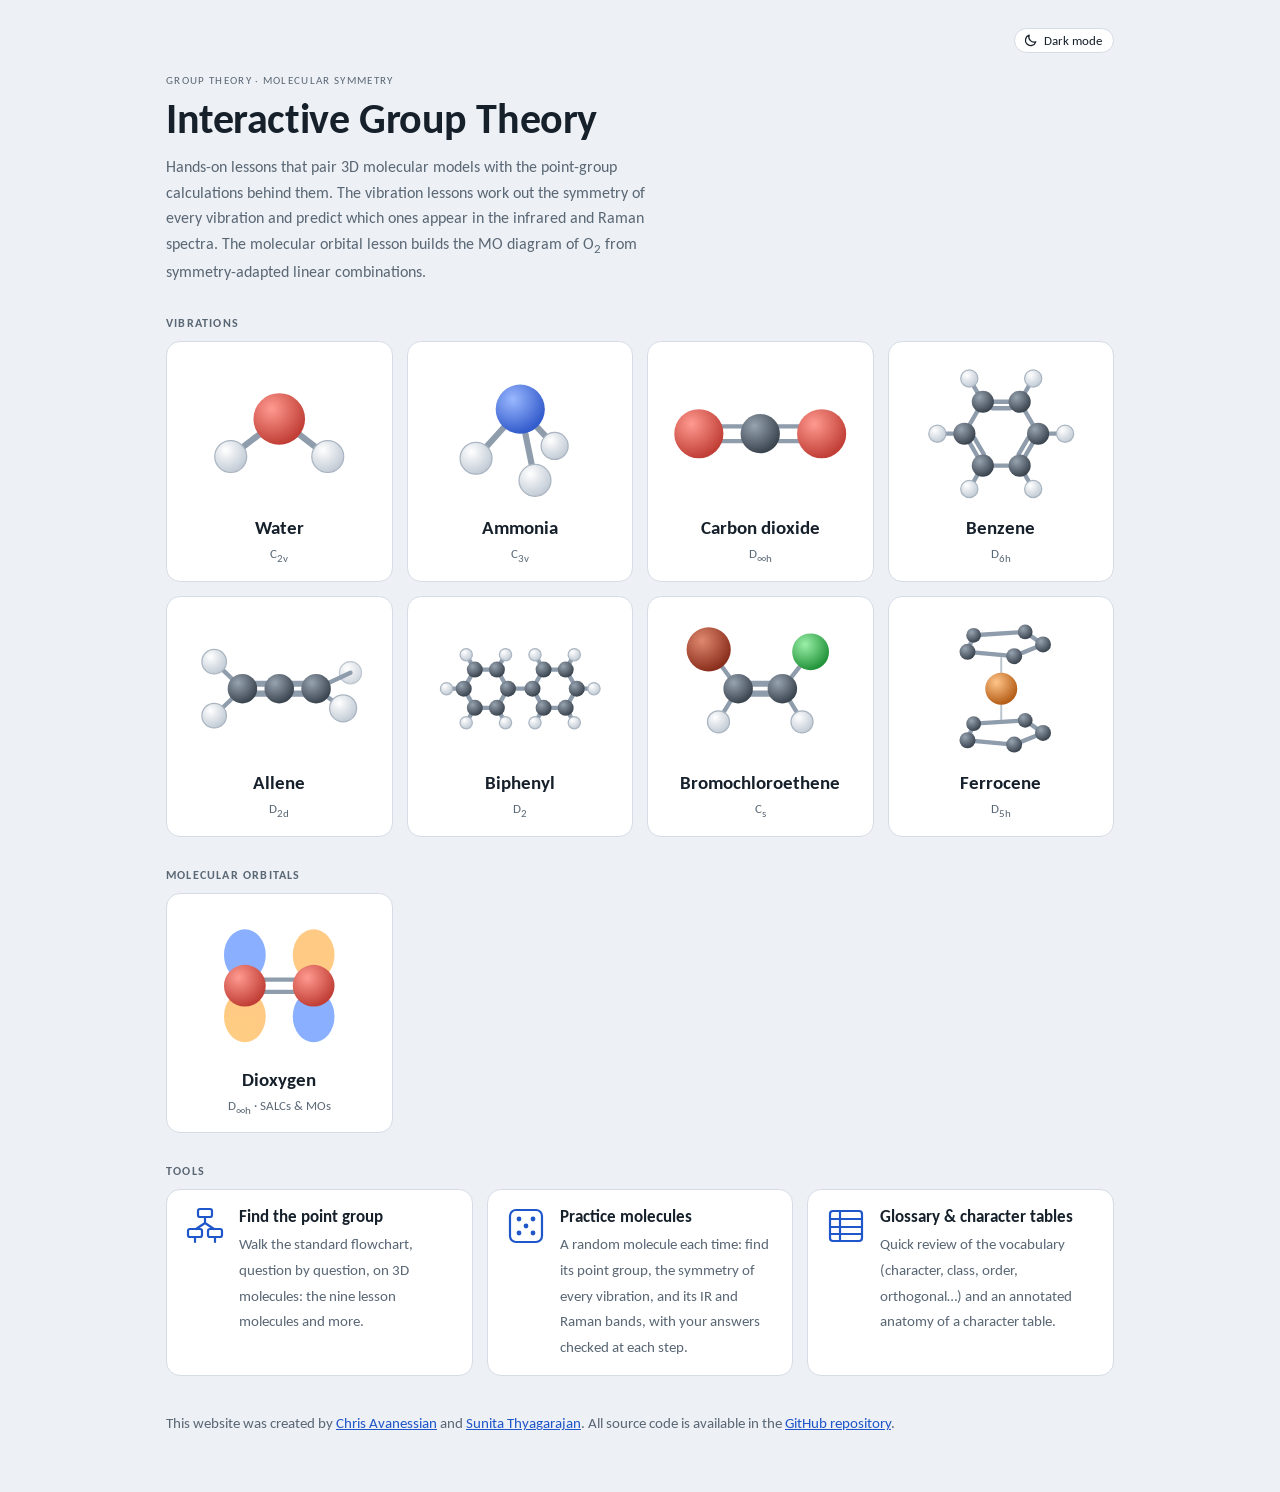
<file: index.html>
<!doctype html>
<html lang="en">
<head>
<meta charset="utf-8">
<!-- Google Tag Manager -->
<script>(function(w,d,s,l,i){w[l]=w[l]||[];w[l].push({'gtm.start':
new Date().getTime(),event:'gtm.js'});var f=d.getElementsByTagName(s)[0],
j=d.createElement(s),dl=l!='dataLayer'?'&l='+l:'';j.async=true;j.src=
'https://www.googletagmanager.com/gtm.js?id='+i+dl;f.parentNode.insertBefore(j,f);
})(window,document,'script','dataLayer','GTM-PCVGWNDL');</script>
<!-- End Google Tag Manager -->
<meta name="viewport" content="width=device-width, initial-scale=1">
<script>try{var t=localStorage.getItem('igt-theme');if(t==='light'||t==='dark')document.documentElement.setAttribute('data-theme',t)}catch(e){}</script>
<title>Interactive Group Theory</title>
<meta name="description" content="Interactive lessons on molecular symmetry and group theory: point groups, character tables, normal modes, and IR and Raman selection rules.">
<meta name="color-scheme" content="light dark">
<style>
:root{
  --bg:#edf0f4; --surface:#ffffff; --ink:#16202b; --muted:#5a6775; --line:#d5dce5; --accent:#1f56c9;
  --bond:#8e9cac; --h-edge:#aab5c1;
  --display:Calibri, Carlito, "Segoe UI", system-ui, -apple-system, "Helvetica Neue", Arial, sans-serif;
  --body:Calibri, Carlito, "Segoe UI", system-ui, -apple-system, "Helvetica Neue", Arial, sans-serif;
  --mono:Calibri, Carlito, "Segoe UI", system-ui, -apple-system, "Helvetica Neue", Arial, sans-serif;
}
@media (prefers-color-scheme: dark){
  :root:not([data-theme="light"]){
    --bg:#0e1319; --surface:#151c24; --ink:#e2e8ef; --muted:#93a1b0; --line:#28333f; --accent:#7aa2ff;
    --bond:#6f7e8e; --h-edge:#151c24;
  }
}
:root[data-theme="dark"]{
  --bg:#0e1319; --surface:#151c24; --ink:#e2e8ef; --muted:#93a1b0; --line:#28333f; --accent:#7aa2ff;
  --bond:#6f7e8e; --h-edge:#151c24;
}
*{box-sizing:border-box}
body{margin:0;background:var(--bg);color:var(--ink);font:16px/1.6 var(--body);-webkit-font-smoothing:antialiased}
main{max-width:980px;margin:0 auto;padding:28px 16px 56px}
.topbar{display:flex;justify-content:flex-end;margin-bottom:22px}
.kicker{font:500 11px/1 var(--mono);letter-spacing:.12em;text-transform:uppercase;color:var(--muted)}
h1{font:600 clamp(30px,5vw,42px)/1.1 var(--display);margin:10px 0 12px;letter-spacing:-.01em}
.lede{color:var(--muted);margin:0 0 8px;max-width:64ch}
.sec{font:600 12px/1 var(--mono);letter-spacing:.1em;text-transform:uppercase;color:var(--muted);margin:32px 0 12px}
.lessons{list-style:none;margin:0;padding:0;display:grid;grid-template-columns:repeat(auto-fill,minmax(205px,1fr));gap:14px}
.lessons a{display:flex;flex-direction:column;align-items:center;gap:6px;height:100%;padding:18px 14px 16px;border:1px solid var(--line);border-radius:14px;background:var(--surface);color:inherit;text-decoration:none;transition:border-color .15s,transform .15s}
.lessons a:hover,.lessons a:focus-visible,.tools a:hover,.tools a:focus-visible{border-color:var(--accent);transform:translateY(-2px)}
.lessons a:focus-visible,.tools a:focus-visible{outline:2px solid var(--accent);outline-offset:2px}
.lessons svg{display:block;width:100%;max-width:200px;height:auto;margin-bottom:4px}
.lessons h2{font:600 19px/1.2 var(--display);margin:0;text-align:center}
.pg{font:500 13px var(--mono);color:var(--muted)}
.tools{display:grid;grid-template-columns:repeat(auto-fit,minmax(260px,1fr));gap:14px}
.tools a{display:flex;gap:14px;align-items:flex-start;padding:16px 18px;border:1px solid var(--line);border-radius:14px;background:var(--surface);color:inherit;text-decoration:none;transition:border-color .15s,transform .15s}
.tools svg{flex:none;width:40px;height:40px;color:var(--accent)}
.tools b{display:block;font:600 17px/1.3 var(--display);margin-bottom:3px}
.tools span{color:var(--muted);font-size:14.5px;line-height:1.45}
.credits{color:var(--muted);font-size:14.5px;margin:36px 0 0}
.credits a{color:var(--accent)}
@media (max-width:560px){
  main{padding-top:14px}
  .lessons{grid-template-columns:repeat(2,minmax(0,1fr));gap:10px}
  .lessons a{padding:12px 8px}
  .lessons h2{font-size:15.5px}
  .pg{font-size:12px}
}
@media (prefers-reduced-motion: reduce){ .lessons a,.tools a{transition:none} .lessons a:hover,.lessons a:focus-visible,.tools a:hover,.tools a:focus-visible{transform:none} }
/* molecule drawings */
.bd{stroke:var(--bond);stroke-width:5;stroke-linecap:round}
.bd.thin{stroke-width:3.5}
.bd.hair{stroke-width:1.6;opacity:.6}
.h{stroke:var(--h-edge);stroke-width:1}
</style>
<link rel="stylesheet" href="assets/site.css">
<link rel="preconnect" href="https://fonts.googleapis.com">
<link rel="preconnect" href="https://fonts.gstatic.com" crossorigin>
<link rel="stylesheet" href="https://fonts.googleapis.com/css2?family=Carlito:ital,wght,400;0,700;1,400;1,700&display=swap">
</head>
<body>
<!-- Google Tag Manager (noscript) -->
<noscript><iframe src="https://www.googletagmanager.com/ns.html?id=GTM-PCVGWNDL"
height="0" width="0" style="display:none;visibility:hidden"></iframe></noscript>
<!-- End Google Tag Manager (noscript) -->
<!-- shared shading for the atom spheres -->
<svg width="0" height="0" style="position:absolute" aria-hidden="true" focusable="false">
  <defs>
    <radialGradient id="gO" cx="35%" cy="30%" r="70%"><stop offset="0" stop-color="#ff9a90"/><stop offset="1" stop-color="#c13f36"/></radialGradient>
    <radialGradient id="gN" cx="35%" cy="30%" r="70%"><stop offset="0" stop-color="#9ab8ff"/><stop offset="1" stop-color="#335ccc"/></radialGradient>
    <radialGradient id="gC" cx="35%" cy="30%" r="70%"><stop offset="0" stop-color="#97a3b0"/><stop offset="1" stop-color="#3b4550"/></radialGradient>
    <radialGradient id="gH" cx="35%" cy="30%" r="70%"><stop offset="0" stop-color="#ffffff"/><stop offset="1" stop-color="#c3ccd6"/></radialGradient>
    <radialGradient id="gBr" cx="35%" cy="30%" r="70%"><stop offset="0" stop-color="#e0896f"/><stop offset="1" stop-color="#8a2f1d"/></radialGradient>
    <radialGradient id="gCl" cx="35%" cy="30%" r="70%"><stop offset="0" stop-color="#9af0a8"/><stop offset="1" stop-color="#23943b"/></radialGradient>
    <radialGradient id="gFe" cx="35%" cy="30%" r="70%"><stop offset="0" stop-color="#ffc58a"/><stop offset="1" stop-color="#b55e17"/></radialGradient>
  </defs>
</svg>
<main>
  <div class="topbar"><nav class="site-tools"><button class="theme-toggle" data-theme-toggle></button></nav></div>
  <div class="kicker">Group theory · Molecular symmetry</div>
  <h1>Interactive Group Theory</h1>
  <p class="lede">Hands-on lessons that pair 3D molecular models with the point-group calculations behind them. The vibration lessons work out the symmetry of every vibration and predict which ones appear in the infrared and Raman spectra. The molecular orbital lesson builds the MO diagram of O<sub>2</sub> from symmetry-adapted linear combinations.</p>

  <h2 class="sec">Vibrations</h2>
  <ul class="lessons">
    <li>
      <a href="water-vibrations.html">
        <svg viewBox="0 0 160 120" aria-hidden="true">
          <line class="bd" x1="80" y1="48" x2="40.5" y2="78.6"/><line class="bd" x1="80" y1="48" x2="119.5" y2="78.6"/>
          <circle cx="80" cy="48" r="21" fill="url(#gO)"/>
          <circle class="h" cx="40.5" cy="78.6" r="13" fill="url(#gH)"/><circle class="h" cx="119.5" cy="78.6" r="13" fill="url(#gH)"/>
        </svg>
        <h2>Water</h2><span class="pg">C<sub>2v</sub></span>
      </a>
    </li>
    <li>
      <a href="ammonia-vibrations.html">
        <svg viewBox="0 0 160 120" aria-hidden="true">
          <line class="bd" x1="80" y1="40" x2="108" y2="70"/>
          <circle class="h" cx="108" cy="70" r="11" fill="url(#gH)"/>
          <line class="bd" x1="80" y1="40" x2="44" y2="80"/><line class="bd" x1="80" y1="40" x2="92" y2="98"/>
          <circle cx="80" cy="40" r="20" fill="url(#gN)"/>
          <circle class="h" cx="44" cy="80" r="13" fill="url(#gH)"/><circle class="h" cx="92" cy="98" r="13" fill="url(#gH)"/>
        </svg>
        <h2>Ammonia</h2><span class="pg">C<sub>3v</sub></span>
      </a>
    </li>
    <li>
      <a href="co2-vibrations.html">
        <svg viewBox="0 0 160 120" aria-hidden="true">
          <line class="bd thin" x1="30" y1="54" x2="130" y2="54"/><line class="bd thin" x1="30" y1="66" x2="130" y2="66"/>
          <circle cx="80" cy="60" r="16" fill="url(#gC)"/>
          <circle cx="30" cy="60" r="20" fill="url(#gO)"/><circle cx="130" cy="60" r="20" fill="url(#gO)"/>
        </svg>
        <h2>Carbon dioxide</h2><span class="pg">D<sub>∞h</sub></span>
      </a>
    </li>
    <li>
      <a href="benzene-vibrations.html">
        <svg viewBox="0 0 160 120" aria-hidden="true">
          <g class="bd thin">
            <line x1="110" y1="60" x2="132" y2="60"/><line x1="95" y1="86" x2="106" y2="105"/><line x1="65" y1="86" x2="54" y2="105"/>
            <line x1="50" y1="60" x2="28" y2="60"/><line x1="65" y1="34" x2="54" y2="15"/><line x1="95" y1="34" x2="106" y2="15"/>
          </g>
          <polygon points="110,60 95,86 65,86 50,60 65,34 95,34" fill="none" class="bd thin" stroke-linejoin="round"/>
          <!-- Kekulé double bonds -->
          <g class="bd thin"><line x1="101.7" y1="63.8" x2="94.1" y2="76.9"/><line x1="65.9" y1="76.9" x2="58.3" y2="63.8"/><line x1="72.5" y1="39.3" x2="87.5" y2="39.3"/></g>
          <g fill="url(#gC)"><circle cx="110" cy="60" r="9"/><circle cx="95" cy="86" r="9"/><circle cx="65" cy="86" r="9"/><circle cx="50" cy="60" r="9"/><circle cx="65" cy="34" r="9"/><circle cx="95" cy="34" r="9"/></g>
          <g class="h" fill="url(#gH)"><circle cx="132" cy="60" r="7"/><circle cx="106" cy="105" r="7"/><circle cx="54" cy="105" r="7"/><circle cx="28" cy="60" r="7"/><circle cx="54" cy="15" r="7"/><circle cx="106" cy="15" r="7"/></g>
        </svg>
        <h2>Benzene</h2><span class="pg">D<sub>6h</sub></span>
      </a>
    </li>
    <li>
      <a href="allene-vibrations.html">
        <svg viewBox="0 0 160 120" aria-hidden="true">
          <circle class="h" cx="138" cy="47" r="9" fill="url(#gH)" opacity=".75"/>
          <line class="bd thin" x1="110" y1="60" x2="138" y2="47"/>
          <g class="bd dbl"><line x1="50" y1="56" x2="110" y2="56"/><line x1="50" y1="64" x2="110" y2="64"/></g>
          <line class="bd thin" x1="50" y1="60" x2="27" y2="38"/><line class="bd thin" x1="50" y1="60" x2="27" y2="82"/><line class="bd thin" x1="110" y1="60" x2="132" y2="76"/>
          <g fill="url(#gC)"><circle cx="50" cy="60" r="12"/><circle cx="80" cy="60" r="12"/><circle cx="110" cy="60" r="12"/></g>
          <g class="h" fill="url(#gH)"><circle cx="27" cy="38" r="10"/><circle cx="27" cy="82" r="10"/><circle cx="132" cy="76" r="11"/></g>
        </svg>
        <h2>Allene</h2><span class="pg">D<sub>2d</sub></span>
      </a>
    </li>
    <li>
      <a href="biphenyl-vibrations.html">
        <svg viewBox="0 0 160 120" aria-hidden="true">
          <g class="bd thin" stroke-linejoin="round" fill="none">
            <polygon points="70,60 61,75.6 43,75.6 34,60 43,44.4 61,44.4"/><polygon points="90,60 99,75.6 117,75.6 126,60 117,44.4 99,44.4"/>
            <line x1="70" y1="60" x2="90" y2="60"/>
            <line x1="34" y1="60" x2="20" y2="60"/><line x1="43" y1="75.6" x2="36" y2="87.7"/><line x1="43" y1="44.4" x2="36" y2="32.3"/><line x1="61" y1="75.6" x2="68" y2="87.7"/><line x1="61" y1="44.4" x2="68" y2="32.3"/>
            <line x1="126" y1="60" x2="140" y2="60"/><line x1="117" y1="75.6" x2="124" y2="87.7"/><line x1="117" y1="44.4" x2="124" y2="32.3"/><line x1="99" y1="75.6" x2="92" y2="87.7"/><line x1="99" y1="44.4" x2="92" y2="32.3"/>
          </g>
          <g fill="url(#gC)"><circle cx="70" cy="60" r="6.5"/><circle cx="61" cy="75.6" r="6.5"/><circle cx="43" cy="75.6" r="6.5"/><circle cx="34" cy="60" r="6.5"/><circle cx="43" cy="44.4" r="6.5"/><circle cx="61" cy="44.4" r="6.5"/><circle cx="90" cy="60" r="6.5"/><circle cx="99" cy="75.6" r="6.5"/><circle cx="117" cy="75.6" r="6.5"/><circle cx="126" cy="60" r="6.5"/><circle cx="117" cy="44.4" r="6.5"/><circle cx="99" cy="44.4" r="6.5"/></g>
          <g class="h" fill="url(#gH)"><circle cx="20" cy="60" r="5"/><circle cx="36" cy="87.7" r="5"/><circle cx="36" cy="32.3" r="5"/><circle cx="68" cy="87.7" r="5"/><circle cx="68" cy="32.3" r="5"/><circle cx="140" cy="60" r="5"/><circle cx="124" cy="87.7" r="5"/><circle cx="124" cy="32.3" r="5"/><circle cx="92" cy="87.7" r="5"/><circle cx="92" cy="32.3" r="5"/></g>
        </svg>
        <h2>Biphenyl</h2><span class="pg">D<sub>2</sub></span>
      </a>
    </li>
    <li>
      <a href="bromochloroethene-vibrations.html">
        <svg viewBox="0 0 160 120" aria-hidden="true">
          <g class="bd dbl"><line x1="62" y1="60" x2="98" y2="60" transform="translate(0,-4)"/><line x1="62" y1="60" x2="98" y2="60" transform="translate(0,4)"/></g>
          <line class="bd thin" x1="62" y1="60" x2="40" y2="30"/><line class="bd thin" x1="98" y1="60" x2="120" y2="32"/>
          <line class="bd thin" x1="62" y1="60" x2="46" y2="86"/><line class="bd thin" x1="98" y1="60" x2="114" y2="86"/>
          <g fill="url(#gC)"><circle cx="62" cy="60" r="12"/><circle cx="98" cy="60" r="12"/></g>
          <circle cx="38" cy="28" r="18" fill="url(#gBr)"/><circle cx="121" cy="30" r="15" fill="url(#gCl)"/>
          <g class="h" fill="url(#gH)"><circle cx="46" cy="87" r="9"/><circle cx="114" cy="87" r="9"/></g>
        </svg>
        <h2>Bromochloroethene</h2><span class="pg">C<sub>s</sub></span>
      </a>
    </li>
    <li>
      <a href="ferrocene-vibrations.html">
        <svg viewBox="0 0 160 120" aria-hidden="true">
          <g class="bd hair"><line x1="80" y1="60" x2="80" y2="35"/><line x1="80" y1="60" x2="80" y2="85"/></g>
          <g class="bd thin" stroke-linejoin="round" fill="none">
            <polygon points="114,24 90.5,33.5 52.5,30 57.5,16.5 99.5,13.8"/>
            <polygon points="114,96 90.5,105.5 52.5,102 57.5,88.5 99.5,85.8"/>
          </g>
          <g fill="url(#gC)"><circle cx="114" cy="24" r="6.5"/><circle cx="90.5" cy="33.5" r="6.5"/><circle cx="52.5" cy="30" r="6.5"/><circle cx="57.5" cy="16.5" r="6"/><circle cx="99.5" cy="13.8" r="6"/>
            <circle cx="114" cy="96" r="6.5"/><circle cx="90.5" cy="105.5" r="6.5"/><circle cx="52.5" cy="102" r="6.5"/><circle cx="57.5" cy="88.5" r="6"/><circle cx="99.5" cy="85.8" r="6"/></g>
          <circle cx="80" cy="60" r="13" fill="url(#gFe)"/>
        </svg>
        <h2>Ferrocene</h2><span class="pg">D<sub>5h</sub></span>
      </a>
    </li>
  </ul>

  <h2 class="sec">Molecular orbitals</h2>
  <ul class="lessons">
    <li>
      <a href="dioxygen-mo.html">
        <svg viewBox="0 0 160 120" aria-hidden="true">
          <!-- the 1πg* orbital: lobes of opposite sign (blue +, amber −) above and below each atom -->
          <g opacity=".6"><ellipse cx="52" cy="35" rx="17" ry="21" fill="#3d7bff"/><ellipse cx="52" cy="85" rx="17" ry="21" fill="#ffaa33"/><ellipse cx="108" cy="35" rx="17" ry="21" fill="#ffaa33"/><ellipse cx="108" cy="85" rx="17" ry="21" fill="#3d7bff"/></g>
          <g class="bd thin"><line x1="52" y1="55" x2="108" y2="55"/><line x1="52" y1="65" x2="108" y2="65"/></g>
          <circle cx="52" cy="60" r="17" fill="url(#gO)"/><circle cx="108" cy="60" r="17" fill="url(#gO)"/>
        </svg>
        <h2>Dioxygen</h2><span class="pg">D<sub>∞h</sub> · SALCs &amp; MOs</span>
      </a>
    </li>
  </ul>

  <h2 class="sec">Tools</h2>
  <div class="tools">
    <a href="point-groups.html">
      <svg viewBox="0 0 40 40" fill="none" stroke="currentColor" stroke-width="2.2" stroke-linecap="round" stroke-linejoin="round" aria-hidden="true"><rect x="13" y="3" width="14" height="8" rx="2"/><path d="M20 11v6M20 17l-9 6M20 17l9 6"/><rect x="3" y="23" width="14" height="8" rx="2"/><rect x="23" y="23" width="14" height="8" rx="2"/><path d="M10 31v5M30 31v5"/></svg>
      <div><b>Find the point group</b><span>Walk the standard flowchart, question by question, on 3D molecules: the nine lesson molecules and more.</span></div>
    </a>
    <a href="practice.html">
      <svg viewBox="0 0 40 40" fill="none" stroke="currentColor" stroke-width="2.2" stroke-linecap="round" stroke-linejoin="round" aria-hidden="true"><rect x="4" y="4" width="32" height="32" rx="6"/><circle cx="13" cy="13" r="2.4" fill="currentColor" stroke="none"/><circle cx="27" cy="13" r="2.4" fill="currentColor" stroke="none"/><circle cx="20" cy="20" r="2.4" fill="currentColor" stroke="none"/><circle cx="13" cy="27" r="2.4" fill="currentColor" stroke="none"/><circle cx="27" cy="27" r="2.4" fill="currentColor" stroke="none"/></svg>
      <div><b>Practice molecules</b><span>A random molecule each time: find its point group, the symmetry of every vibration, and its IR and Raman bands, with your answers checked at each step.</span></div>
    </a>
    <a href="glossary.html">
      <svg viewBox="0 0 40 40" fill="none" stroke="currentColor" stroke-width="2.2" stroke-linejoin="round" aria-hidden="true"><rect x="4" y="5" width="32" height="30" rx="3"/><path d="M4 13h32M14 5v30M4 21h32M4 28h32"/></svg>
      <div><b>Glossary &amp; character tables</b><span>Quick review of the vocabulary (character, class, order, orthogonal…) and an annotated anatomy of a character table.</span></div>
    </a>
  </div>
  <p class="credits">This website was created by <a href="https://avanessian.com/">Chris Avanessian</a> and <a href="https://chemistry.jhu.edu/directory/sunita-thyagarajan/">Sunita Thyagarajan</a>. All source code is available in the <a href="https://github.com/sunitathyagarajan/interactive-group-theory">GitHub repository</a>.</p>
</main>
<script src="assets/site.js"></script>
</body>
</html>
</file>
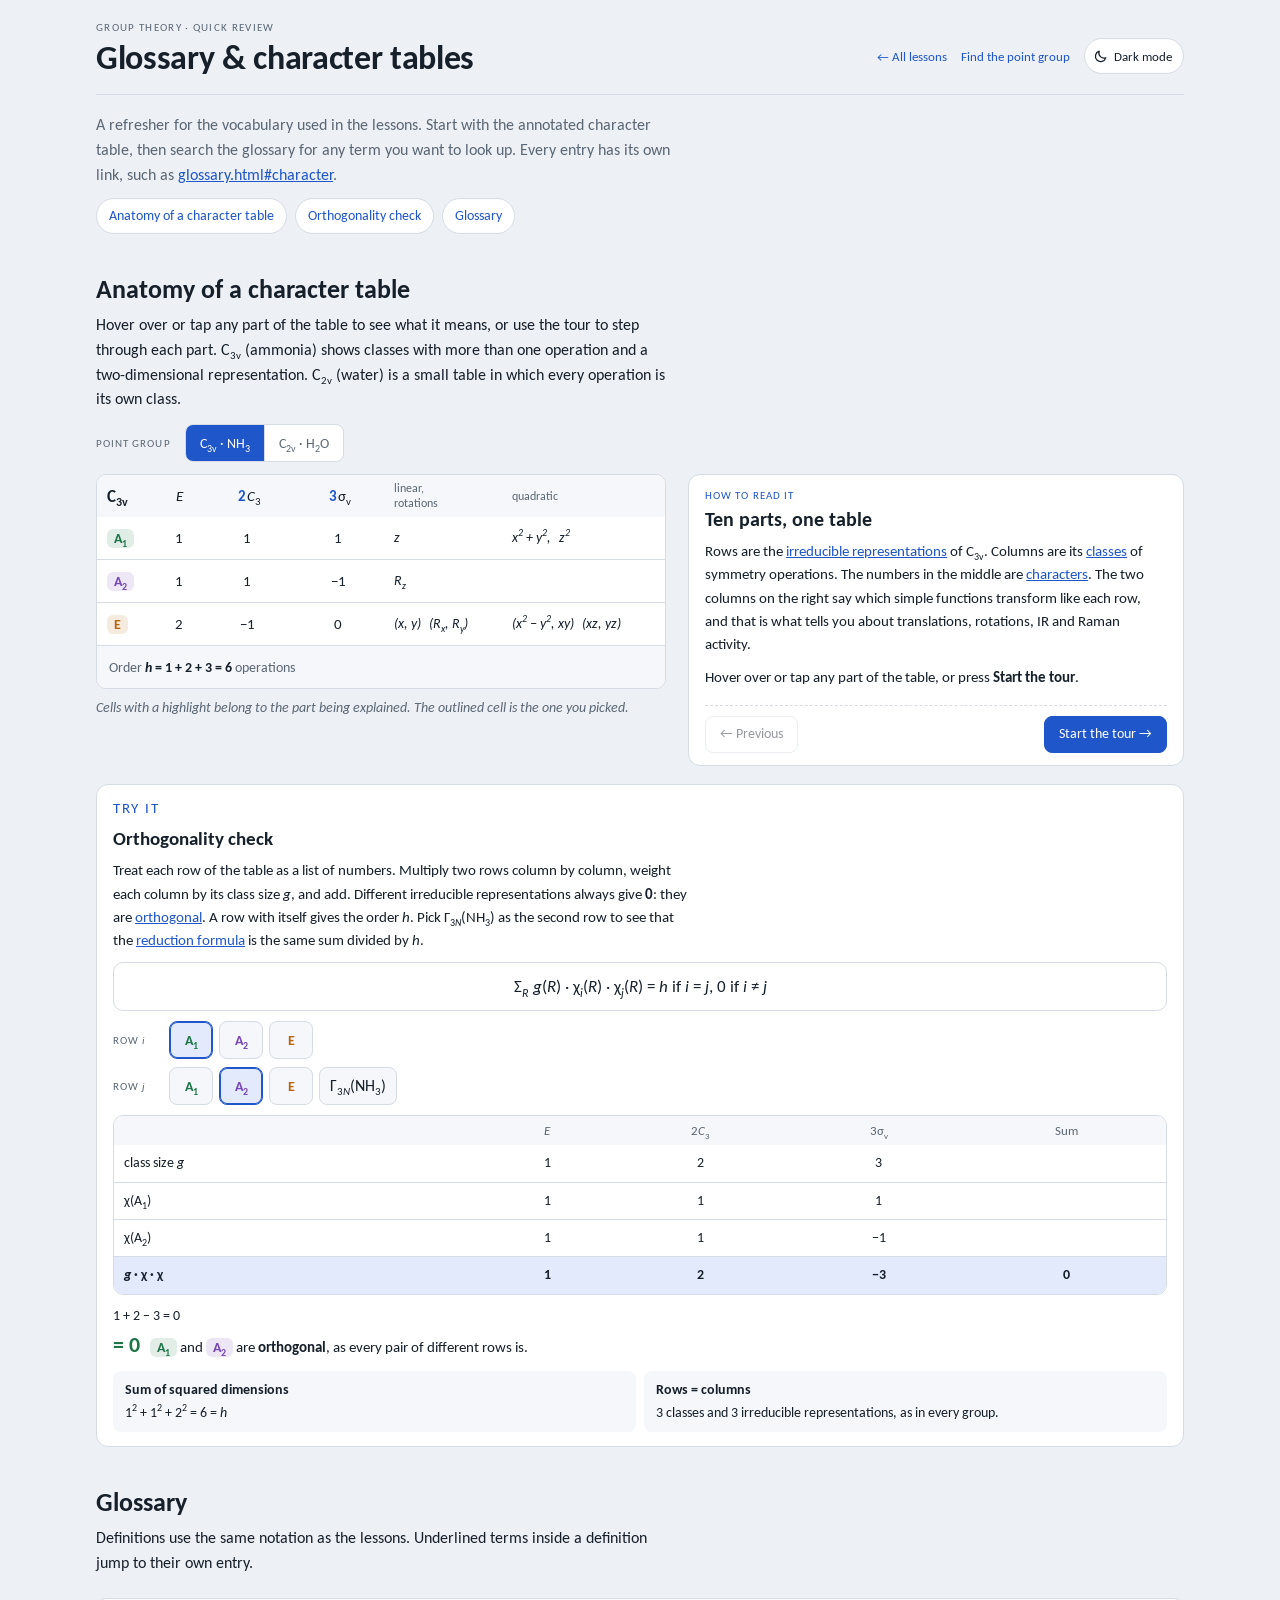
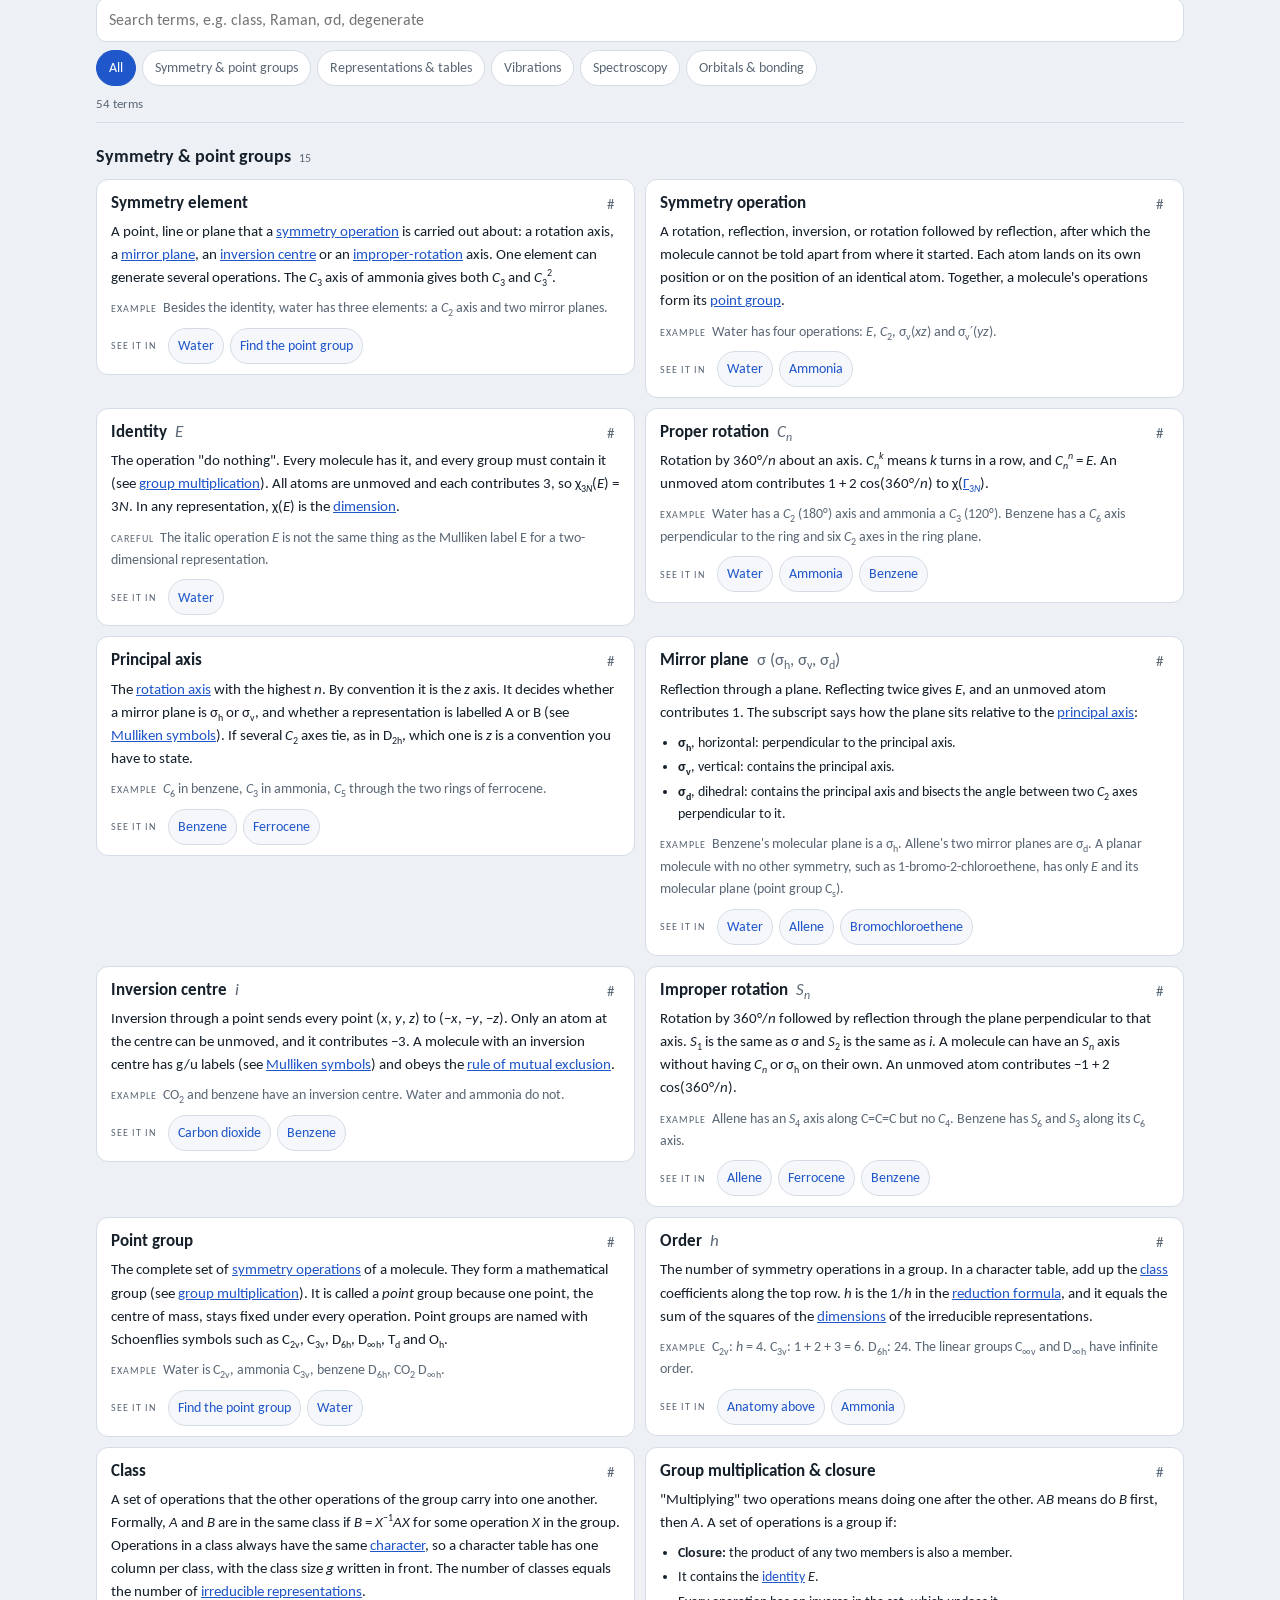
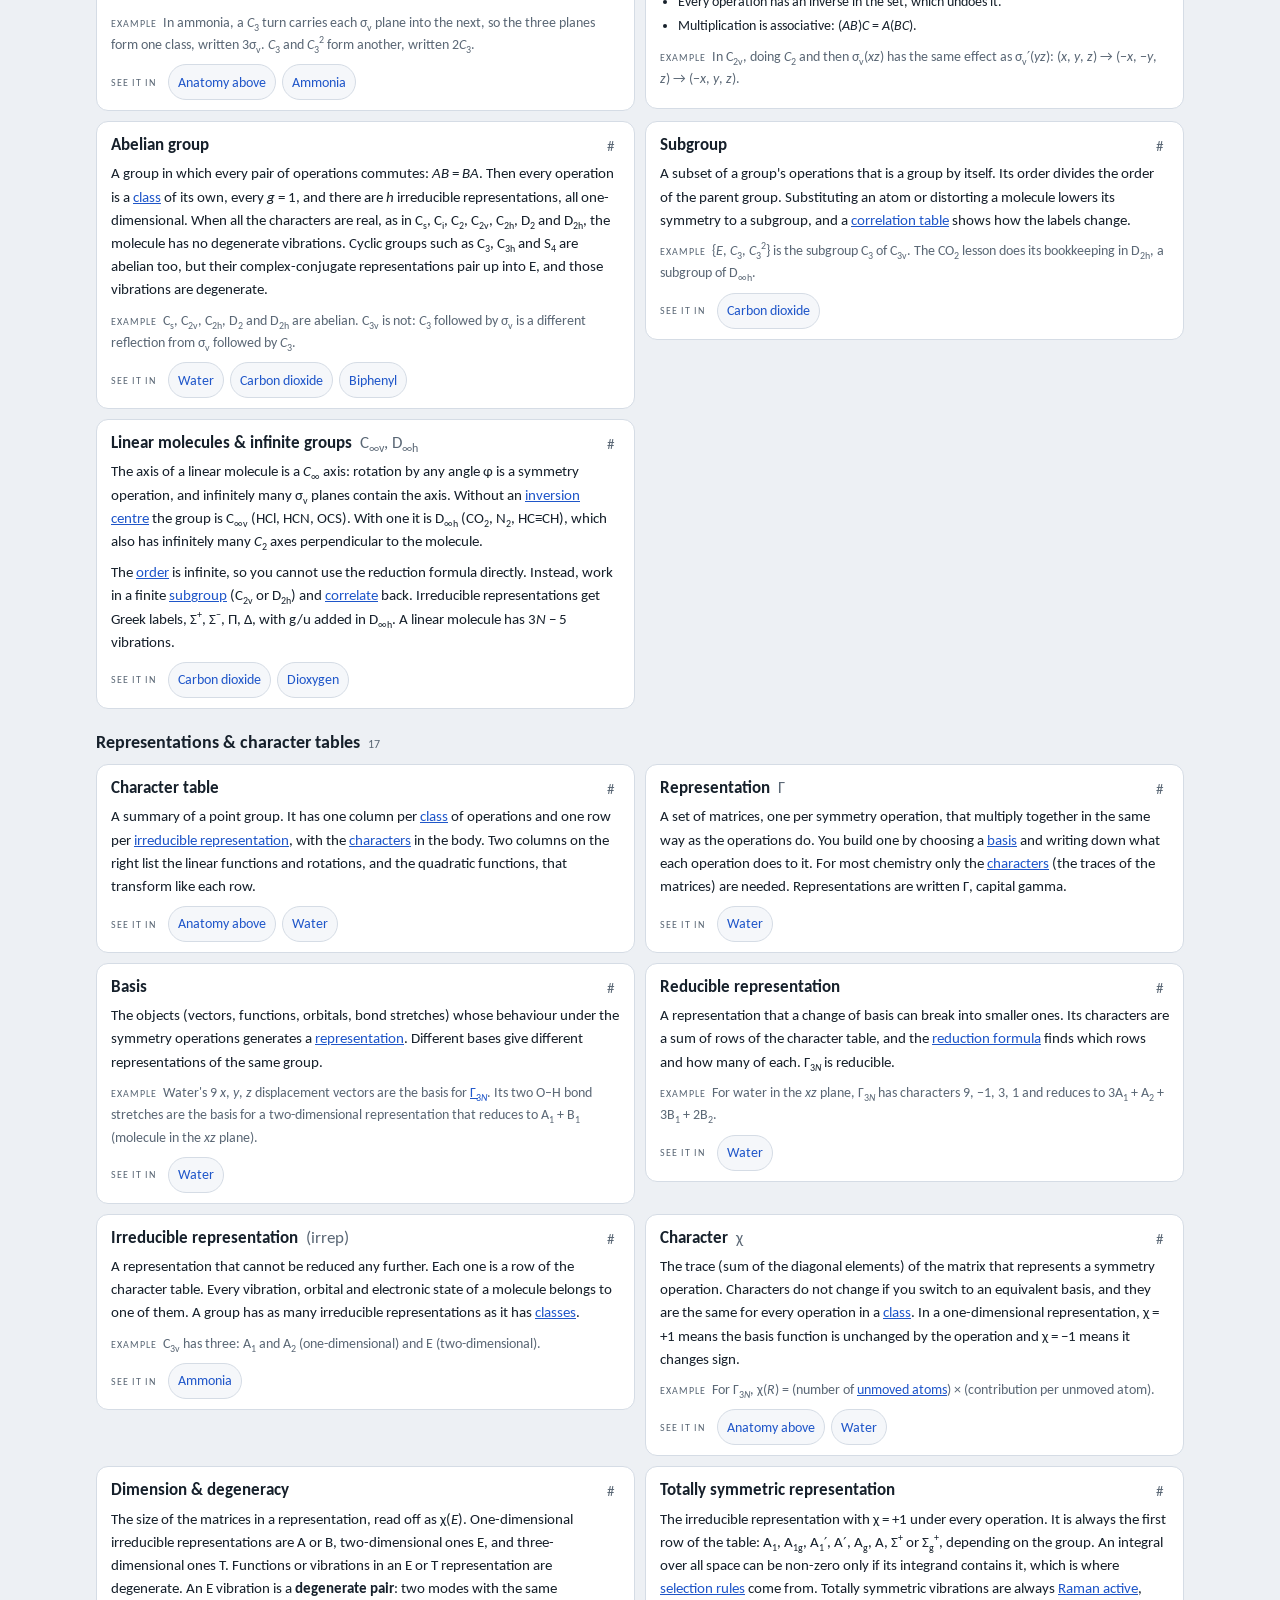
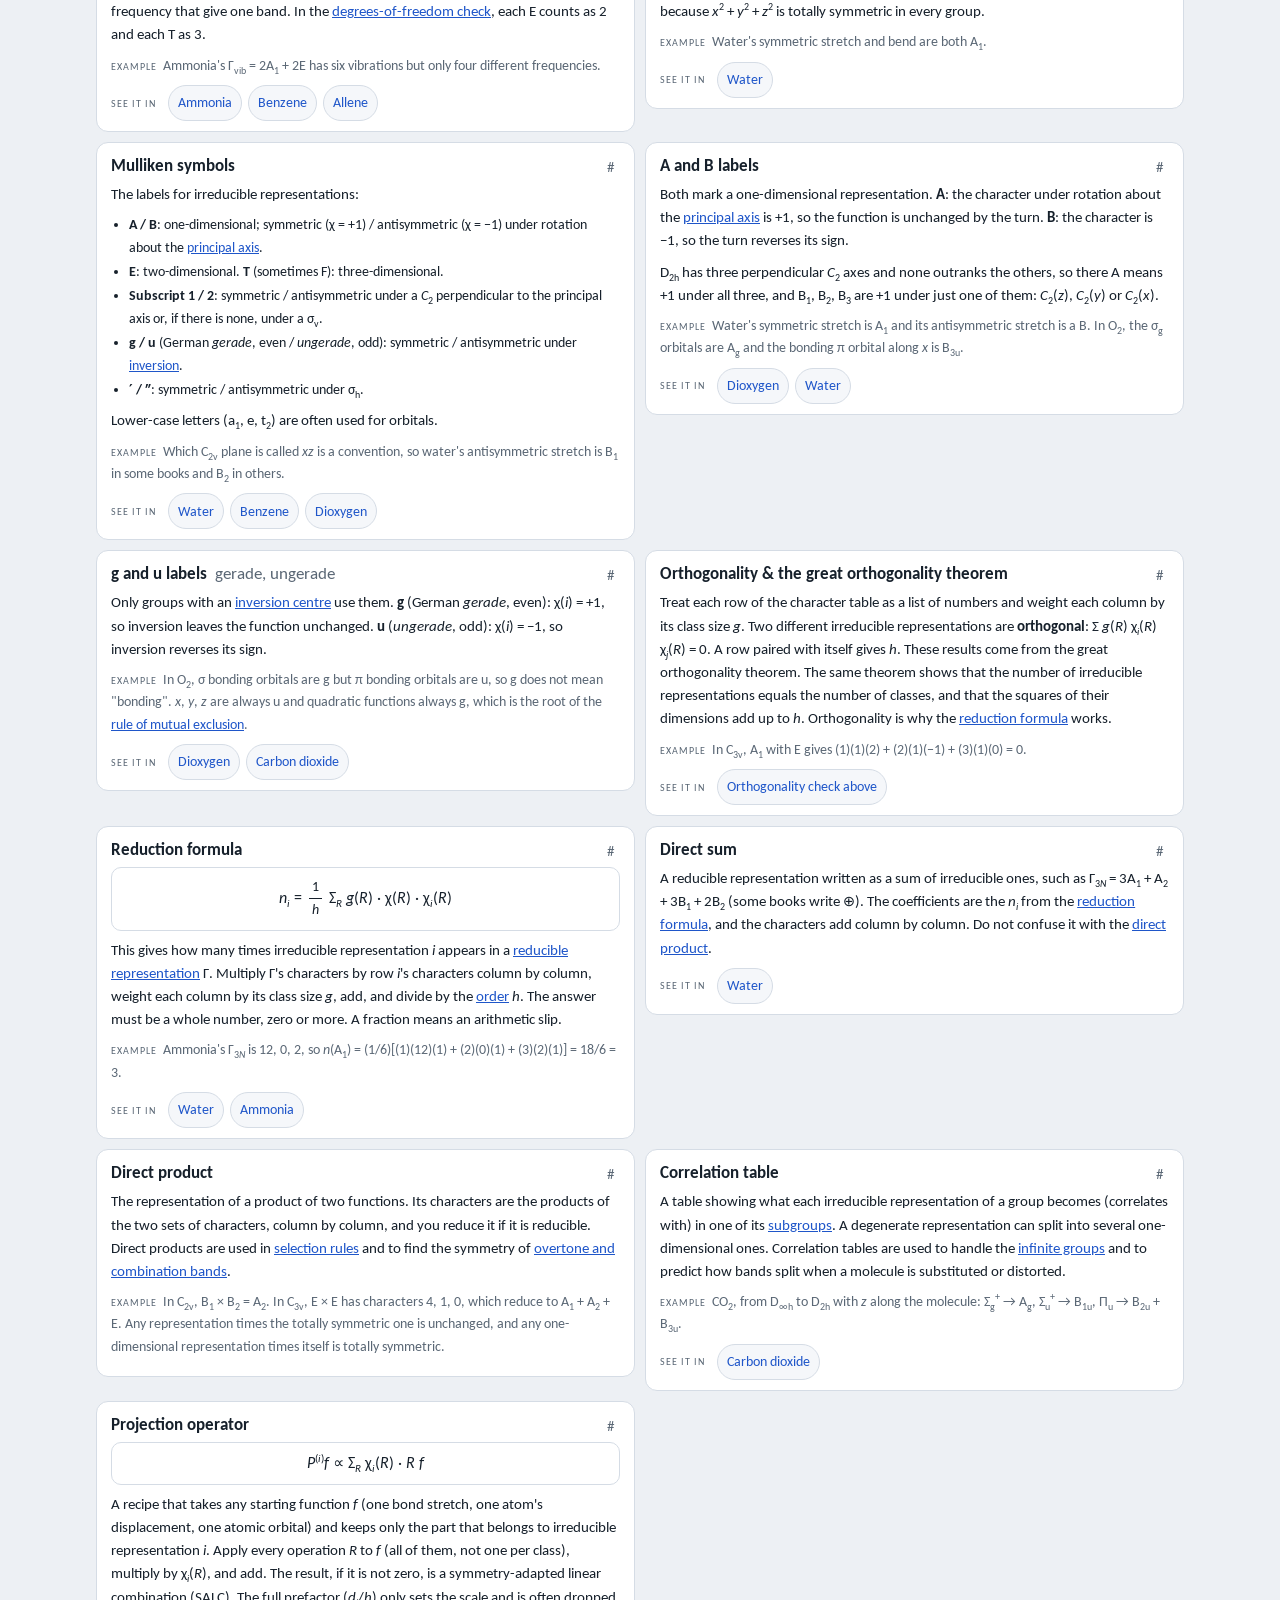
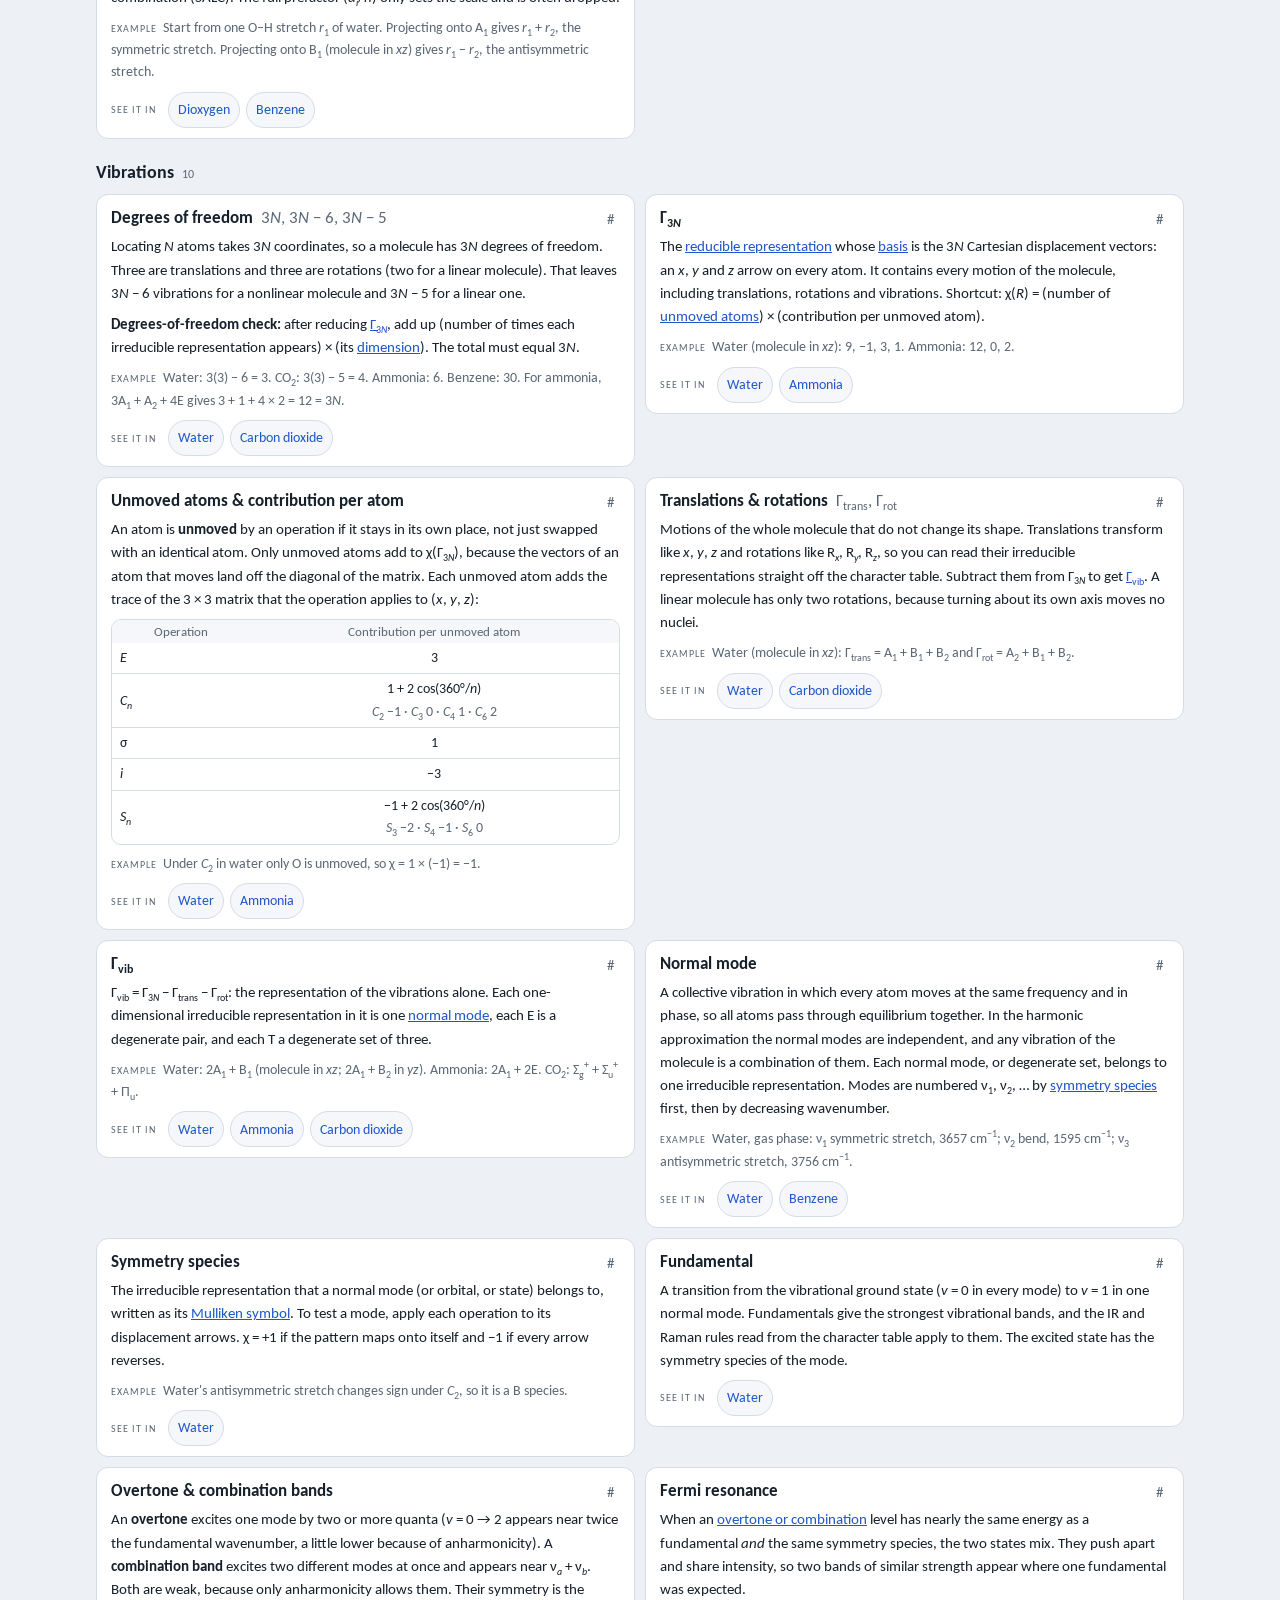
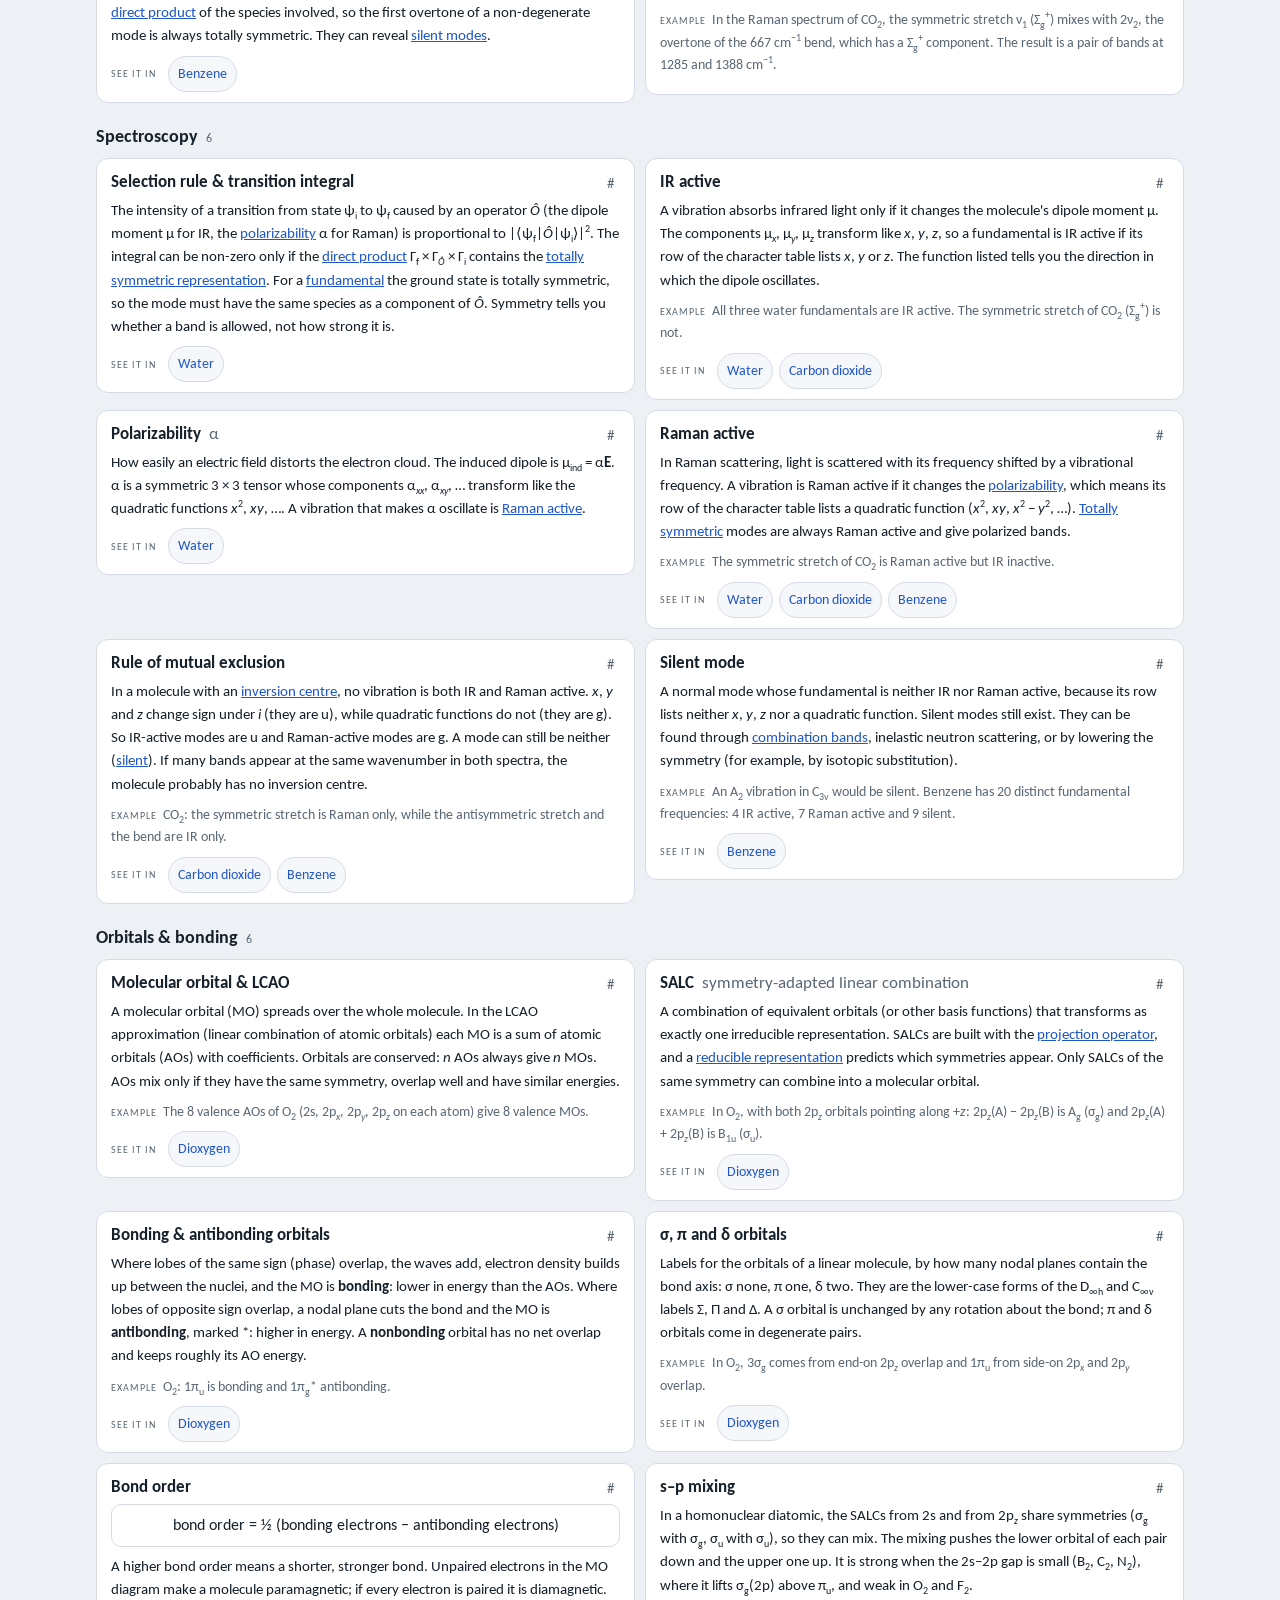
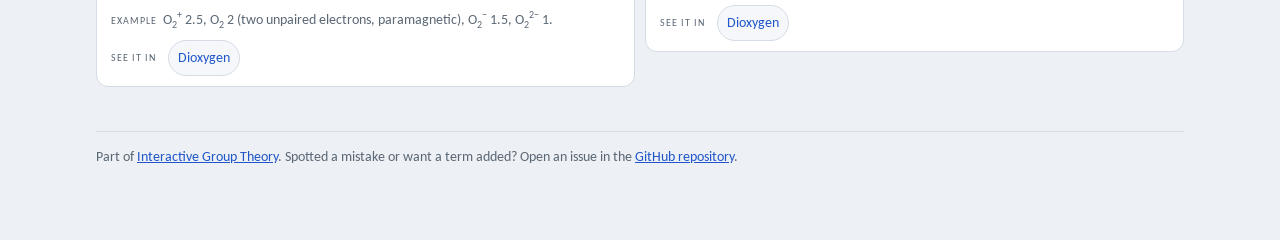
<file: glossary.html>
<!doctype html>
<html lang="en">
<head>
<meta charset="utf-8">
<!-- Google Tag Manager -->
<script>(function(w,d,s,l,i){w[l]=w[l]||[];w[l].push({'gtm.start':
new Date().getTime(),event:'gtm.js'});var f=d.getElementsByTagName(s)[0],
j=d.createElement(s),dl=l!='dataLayer'?'&l='+l:'';j.async=true;j.src=
'https://www.googletagmanager.com/gtm.js?id='+i+dl;f.parentNode.insertBefore(j,f);
})(window,document,'script','dataLayer','GTM-PCVGWNDL');</script>
<!-- End Google Tag Manager -->
<meta name="viewport" content="width=device-width, initial-scale=1, viewport-fit=cover">
<script>try{var t=localStorage.getItem('igt-theme');if(t==='light'||t==='dark')document.documentElement.setAttribute('data-theme',t)}catch(e){}</script>
<title>Glossary & Character Tables</title>
<meta name="description" content="A quick-review glossary of group theory terms for molecular symmetry and vibrational spectroscopy, with an interactive, annotated character table.">
<meta name="color-scheme" content="light dark">
<style>
:root{
  --bg:#edf0f4; --surface:#ffffff; --surface-2:#f5f7fa; --ink:#16202b; --muted:#5a6775; --line:#d5dce5;
  --accent:#1f56c9; --accent-soft:#e2eafb; --accent-ink:#ffffff;
  --good:#1d7548; --good-soft:#dff2e7; --bad:#b4372e; --bad-soft:#fbe5e2;
  --a1:#1d7548; --a2:#7647b5; --b1:#b8640f; --b2:#1a7aa1; --e:#b8640f;
  --display:Calibri, Carlito, "Segoe UI", system-ui, -apple-system, "Helvetica Neue", Arial, sans-serif;
  --body:Calibri, Carlito, "Segoe UI", system-ui, -apple-system, "Helvetica Neue", Arial, sans-serif;
  --mono:Calibri, Carlito, "Segoe UI", system-ui, -apple-system, "Helvetica Neue", Arial, sans-serif;
}
@media (prefers-color-scheme: dark){
  :root:not([data-theme="light"]){
    --bg:#0e1319; --surface:#151c24; --surface-2:#1a232d; --ink:#e2e8ef; --muted:#93a1b0; --line:#28333f;
    --accent:#7aa2ff; --accent-soft:#1d2a45; --accent-ink:#0b1220;
    --good:#5fd09a; --good-soft:#143326; --bad:#ff8a7f; --bad-soft:#3a1c1a;
    --a1:#5fd09a; --a2:#b993f0; --b1:#f0a85a; --b2:#5cc2ea; --e:#f0a85a;
    color-scheme:dark;
  }
}
:root[data-theme="dark"]{
  --bg:#0e1319; --surface:#151c24; --surface-2:#1a232d; --ink:#e2e8ef; --muted:#93a1b0; --line:#28333f;
  --accent:#7aa2ff; --accent-soft:#1d2a45; --accent-ink:#0b1220;
  --good:#5fd09a; --good-soft:#143326; --bad:#ff8a7f; --bad-soft:#3a1c1a;
  --a1:#5fd09a; --a2:#b993f0; --b1:#f0a85a; --b2:#5cc2ea; --e:#f0a85a;
  color-scheme:dark;
}
*{box-sizing:border-box}
html{-webkit-text-size-adjust:100%}
body{margin:0;background:var(--bg);color:var(--ink);font:15.5px/1.6 var(--body);-webkit-font-smoothing:antialiased;overflow-x:hidden}
button,input{font:inherit;color:inherit}
:focus-visible{outline:2px solid var(--accent);outline-offset:2px}
sub,sup{font-size:.72em;line-height:0}
a{color:var(--accent)}
.sr{position:absolute;width:1px;height:1px;padding:0;margin:-1px;overflow:hidden;clip:rect(0 0 0 0);white-space:nowrap;border:0}
.muted{color:var(--muted)}
.hint{color:var(--muted);font-size:14px;font-style:italic}

.page{max-width:1120px;margin:0 auto;padding:16px 16px 72px}

/* ---------- header ---------- */
.head{display:flex;flex-wrap:wrap;align-items:flex-end;justify-content:space-between;gap:12px 20px;padding-block:6px 18px;border-bottom:1px solid var(--line)}
.brand .kicker{font:500 11px/1 var(--mono);letter-spacing:.12em;text-transform:uppercase;color:var(--muted)}
.brand h1{font:600 clamp(26px,3vw,34px)/1.1 var(--display);margin:6px 0 0;text-wrap:balance;letter-spacing:-.01em}
.lede{color:var(--muted);max-width:72ch;margin:18px 0 10px}
.jump{display:flex;flex-wrap:wrap;gap:6px 8px;margin:0 0 8px;padding:0;list-style:none;font-size:14px}
.jump a{display:inline-flex;align-items:center;min-height:36px;padding:4px 12px;border:1px solid var(--line);border-radius:999px;background:var(--surface);text-decoration:none}
.jump a:hover{border-color:var(--accent)}

section>h2{font:600 26px/1.2 var(--display);margin:40px 0 8px;text-wrap:balance}
.eyebrow{font:500 11px var(--mono);letter-spacing:.12em;text-transform:uppercase;color:var(--accent);margin:0 0 4px}
.intro{max-width:72ch;margin:0 0 12px}
h3{font:600 19px/1.3 var(--display);margin:0 0 8px}

.seg{display:inline-flex;border:1px solid var(--line);border-radius:8px;overflow:hidden;background:var(--surface)}
.seg button{border:0;background:none;min-height:36px;padding:6px 14px;font:500 14px var(--body);cursor:pointer;color:var(--muted)}
.seg button+button{border-left:1px solid var(--line)}
.seg button[aria-pressed="true"]{background:var(--accent);color:var(--accent-ink)}
.ctl{display:flex;flex-wrap:wrap;align-items:center;gap:8px 14px;margin:6px 0 12px}
.ctl .lbl{font:500 10.5px var(--mono);letter-spacing:.1em;text-transform:uppercase;color:var(--muted)}

.btn{border:1px solid var(--line);background:var(--surface);border-radius:8px;min-height:36px;padding:6px 14px;cursor:pointer;font-size:14px;font-weight:500}
.btn:hover{border-color:var(--accent)}
.btn.primary{background:var(--accent);color:var(--accent-ink);border-color:var(--accent)}
.btn:disabled{opacity:.45;cursor:default;border-color:var(--line)}

.chip{display:inline-flex;align-items:center;gap:5px;font:600 13.5px var(--body);color:var(--c);background:color-mix(in srgb,var(--c) 13%,transparent);border-radius:6px;padding:1px 7px;white-space:nowrap}
.chip.a1{--c:var(--a1)}.chip.a2{--c:var(--a2)}.chip.b1{--c:var(--b1)}.chip.b2{--c:var(--b2)}.chip.e{--c:var(--e)}
.chip.g{--c:var(--accent)}

.callout{background:var(--accent-soft);border-radius:10px;padding:12px 14px;margin:14px 0;font-size:14.5px}
.callout strong{color:var(--accent)}
.formula{font:500 17px/1.6 var(--display);background:var(--surface);border:1px solid var(--line);border-radius:10px;padding:10px 14px;margin:10px 0;text-align:center;overflow-x:auto}
.frac{display:inline-flex;flex-direction:column;vertical-align:middle;text-align:center;font-size:.9em;margin:0 3px}
.frac>span:first-child{border-bottom:1px solid currentColor;padding:0 3px}

/* ---------- tables ---------- */
.tablewrap{overflow-x:auto;overscroll-behavior-x:contain;margin:0;border:1px solid var(--line);border-radius:10px;background:var(--surface);max-width:100%}
table{border-collapse:collapse;width:100%;font-size:14px}
th,td{padding:7px 10px;text-align:center;border-bottom:1px solid var(--line);white-space:nowrap}
tr:last-child>th,tr:last-child>td{border-bottom:0}
thead th{font:500 13px var(--body);color:var(--muted);background:var(--surface-2)}
tbody th{text-align:left;font-weight:500}
td{font-family:var(--mono);font-variant-numeric:tabular-nums}

/* ---------- anatomy: the annotated character table ---------- */
.anat{display:grid;grid-template-columns:minmax(0,1.15fr) minmax(0,1fr);gap:16px 22px;align-items:start}
.anat .left{min-width:0}
.ct{font-size:15px}
.ct th,.ct td{padding:0;transition:background-color .12s}
.ct thead th{color:var(--ink);font:500 15px var(--display)}
.ct tfoot td{border-top:1px solid var(--line);border-bottom:0;background:var(--surface-2);text-align:left}
.rg{display:flex;align-items:center;justify-content:center;gap:4px;width:100%;min-height:42px;padding:6px 10px;border:0;background:transparent;cursor:pointer;border-radius:6px;font:inherit;color:inherit;line-height:1.35}
.rg:hover{background:color-mix(in srgb,var(--accent) 9%,transparent)}
.rg.pg{font:600 17px var(--display);justify-content:flex-start}
.rg.ml{justify-content:flex-start}
.pair{display:flex;justify-content:center}
.rg.coef{width:auto;min-width:36px;justify-content:flex-end;padding-right:1px;color:var(--accent);font-weight:600}
.rg.op{width:auto;min-width:36px;justify-content:flex-start;padding-left:0}
.rg.op.solo{width:100%;justify-content:center;padding-left:10px}
.rg.fh{font:500 12px/1.25 var(--body);color:var(--muted);text-align:left;justify-content:flex-start}
.rg.fx{font:italic 14px/1.45 var(--body);color:var(--ink);justify-content:flex-start;flex-wrap:wrap;column-gap:8px;row-gap:0;text-align:left;min-width:78px}
.rg.fx>span{white-space:nowrap}
.rg.ord{justify-content:flex-start;font:500 14px var(--body);color:var(--muted);padding-inline:12px}
.rg.ord b{color:var(--ink);font-weight:600}
.ct .hl{background:color-mix(in srgb,var(--accent) 17%,var(--surface))}
.ct .hl2{background:color-mix(in srgb,var(--accent) 8%,var(--surface))}
.rg.src{box-shadow:inset 0 0 0 2px var(--accent)}

.explain{background:var(--surface);border:1px solid var(--line);border-radius:12px;padding:14px 16px 12px;min-height:240px;display:flex;flex-direction:column}
.explain .ex-kind{font:500 10.5px var(--mono);letter-spacing:.1em;text-transform:uppercase;color:var(--accent);margin:0 0 4px}
.explain h3{font-size:20px;margin-bottom:8px}
.explain p{margin:0 0 10px;font-size:14.5px}
.explain ul{margin:0 0 10px;padding-left:18px;font-size:14px}
.explain li{margin-bottom:3px}
.explain .more{font-size:13.5px;color:var(--muted)}
.explain #ex{flex:1}
.key{list-style:none;padding:10px 12px !important;background:var(--surface-2);border-radius:8px;font-size:13.5px !important}
.key li{margin-bottom:4px}
.key b{display:inline-block;min-width:44px;font-family:var(--display)}
.mat2{display:inline-grid;grid-template-columns:repeat(2,auto);gap:0 10px;font:500 13px var(--mono);border-left:1.5px solid var(--ink);border-right:1.5px solid var(--ink);padding:1px 6px;border-radius:3px;vertical-align:middle;margin:0 4px}
.tour{display:flex;align-items:center;justify-content:space-between;gap:8px;border-top:1px dashed var(--line);margin-top:6px;padding-top:10px}
.tour .pos{font:500 12px var(--mono);color:var(--muted);text-align:center}

/* ---------- orthogonality ---------- */
.ortho{background:var(--surface);border:1px solid var(--line);border-radius:12px;padding:14px 16px;margin-top:18px}
.ortho p{margin:0 0 10px;font-size:14.5px;max-width:72ch}
.pick{display:flex;flex-wrap:wrap;align-items:center;gap:6px 10px;margin:8px 0}
.pick .lbl{font:500 10.5px var(--mono);letter-spacing:.1em;text-transform:uppercase;color:var(--muted);min-width:46px}
.pick .lbl i{text-transform:none}
.pick .opts{display:flex;flex-wrap:wrap;gap:6px}
.pk{display:inline-flex;align-items:center;justify-content:center;min-height:38px;min-width:44px;padding:4px 10px;border:1px solid var(--line);background:var(--surface-2);border-radius:8px;cursor:pointer}
.pk:hover{border-color:var(--accent)}
.pk[aria-pressed="true"]{border-color:var(--accent);box-shadow:inset 0 0 0 1px var(--accent);background:var(--accent-soft)}
.pk .chip{background:none;padding:0}
.ortho .tablewrap{margin:10px 0}
.ortho tr.total th,.ortho tr.total td{background:var(--accent-soft);font-weight:600}
.verdict{display:flex;flex-wrap:wrap;align-items:baseline;gap:4px 10px;font-size:15px;margin:6px 0 4px}
.verdict .big{font:600 22px var(--display)}
.verdict.ok .big{color:var(--good)}
.verdict.h .big{color:var(--accent)}
.facts{display:grid;grid-template-columns:repeat(2,minmax(0,1fr));gap:8px;margin-top:12px}
.fact{background:var(--surface-2);border-radius:8px;padding:8px 12px;font-size:14px}
.fact b{font-family:var(--display)}

/* ---------- glossary ---------- */
.gl-tools{position:sticky;top:0;z-index:4;background:var(--bg);padding:10px 0 8px;margin:0 0 4px;border-bottom:1px solid var(--line)}
.search{display:flex;gap:8px;align-items:center}
.search input{flex:1;min-width:0;min-height:42px;padding:8px 12px;border:1px solid var(--line);border-radius:10px;background:var(--surface);font-size:16px}
.search input:focus-visible{outline:2px solid var(--accent);outline-offset:0;border-color:var(--accent)}
.topics{display:flex;gap:6px;margin-top:8px;overflow-x:auto;scrollbar-width:none;padding-bottom:2px}
.topics::-webkit-scrollbar{display:none}
.topics button{flex:none;min-height:36px;padding:4px 12px;border:1px solid var(--line);background:var(--surface);border-radius:999px;cursor:pointer;font-size:13.5px;color:var(--muted);white-space:nowrap}
.topics button[aria-pressed="true"]{border-color:var(--accent);color:var(--accent-ink);background:var(--accent)}
.gl-count{font-size:13px;color:var(--muted);margin:6px 0 0}
.topic{margin-top:22px}
.topic>h3{font-size:18px;margin-bottom:10px;display:flex;align-items:baseline;gap:8px}
.topic>h3 .n{font:500 12px var(--mono);color:var(--muted)}
.terms{display:grid;grid-template-columns:repeat(2,minmax(0,1fr));gap:10px;align-items:start}
.term{position:relative;background:var(--surface);border:1px solid var(--line);border-radius:12px;padding:12px 14px 10px;scroll-margin-top:150px;min-width:0}
.term:target,.term:has(.alias:target){border-color:var(--accent);box-shadow:inset 0 0 0 1px var(--accent)}
.alias{position:absolute;top:0;scroll-margin-top:150px}
.term h4{margin:0 0 6px;font:600 17px/1.3 var(--display);padding-right:30px}
.term h4 .sym{font-weight:500;color:var(--muted);margin-left:4px}
.term .pl{position:absolute;top:6px;right:6px;display:grid;place-items:center;width:36px;height:36px;border-radius:8px;color:var(--muted);text-decoration:none;font:500 15px var(--mono)}
.term .pl:hover{color:var(--accent);background:var(--surface-2)}
.term p{margin:0 0 8px;font-size:14.5px}
.term ul{margin:0 0 8px;padding-left:18px;font-size:14px}
.term li{margin-bottom:2px}
.term .ex{color:var(--muted);font-size:14px}
.term .lbl{font:500 10px var(--mono);letter-spacing:.1em;text-transform:uppercase;color:var(--muted);margin-right:6px}
.term .see{font-size:13.5px;margin:0;display:flex;flex-wrap:wrap;align-items:center;gap:4px 6px}
.term .see a{display:inline-flex;align-items:center;min-height:36px;padding:2px 9px;border:1px solid var(--line);border-radius:999px;text-decoration:none;background:var(--surface-2)}
.term .see a:hover{border-color:var(--accent)}
.term .formula{font-size:15.5px;margin:6px 0 8px;padding:8px 10px}
.contrib{font-size:13.5px;margin:4px 0 8px}
.contrib th,.contrib td{padding:4px 8px}
.term[hidden],.topic[hidden]{display:none}
.empty{color:var(--muted);font-style:italic;margin:18px 0}
.head .site-tools a{display:inline-flex;align-items:center;min-height:36px}
.head .theme-toggle{min-height:36px}
.foot{color:var(--muted);font-size:14px;margin:44px 0 0;border-top:1px solid var(--line);padding-top:14px}

@media (max-width:900px){
  .anat{grid-template-columns:minmax(0,1fr)}
  .explain{min-height:0}
}
@media (max-width:760px){
  .terms{grid-template-columns:minmax(0,1fr)}
  .facts{grid-template-columns:minmax(0,1fr)}
}
@media (max-width:560px){
  section>h2{font-size:23px;margin-top:32px}
  .ct{font-size:14px}
  .rg{padding:5px 5px}
  .rg.op.solo{padding-left:5px}
  .rg.coef,.rg.op{min-width:36px}
  .rg.fx{font-size:13px;min-width:0;column-gap:6px}
  .rg.fh{font-size:11px}
  .rg.pg{font-size:16px}
  .formula{font-size:15px}
  .ct th,.ct td{padding:0}
}
@media (prefers-reduced-motion: reduce){ .ct th,.ct td{transition:none} }
</style>
<link rel="stylesheet" href="assets/site.css">
<link rel="preconnect" href="https://fonts.googleapis.com">
<link rel="preconnect" href="https://fonts.gstatic.com" crossorigin>
<link rel="stylesheet" href="https://fonts.googleapis.com/css2?family=Carlito:ital,wght,400;0,700;1,400;1,700&display=swap">
</head>
<body>
<!-- Google Tag Manager (noscript) -->
<noscript><iframe src="https://www.googletagmanager.com/ns.html?id=GTM-PCVGWNDL"
height="0" width="0" style="display:none;visibility:hidden"></iframe></noscript>
<!-- End Google Tag Manager (noscript) -->
<div class="page">
  <header class="head">
    <div class="brand">
      <div class="kicker">Group theory · Quick review</div>
      <h1>Glossary &amp; character tables</h1>
    </div>
    <nav class="site-tools"><a href="index.html">← All lessons</a><a href="point-groups.html">Find the point group</a><button class="theme-toggle" data-theme-toggle></button></nav>
  </header>

  <p class="lede">A refresher for the vocabulary used in the lessons. Start with the annotated character table, then search the glossary for any term you want to look up. Every entry has its own link, such as <a href="#character">glossary.html#character</a>.</p>
  <ul class="jump">
    <li><a href="#anatomy">Anatomy of a character table</a></li>
    <li><a href="#orthogonality-check">Orthogonality check</a></li>
    <li><a href="#glossary">Glossary</a></li>
  </ul>

  <!-- ================= anatomy ================= -->
  <section id="anatomy" aria-labelledby="anatomy-h">
    <h2 id="anatomy-h">Anatomy of a character table</h2>
    <p class="intro">Hover over or tap any part of the table to see what it means, or use the tour to step through each part. C<sub>3v</sub> (ammonia) shows classes with more than one operation and a two-dimensional representation. C<sub>2v</sub> (water) is a small table in which every operation is its own class.</p>
    <div class="ctl">
      <span class="lbl" id="grp-lbl">Point group</span>
      <div class="seg" role="group" aria-labelledby="grp-lbl" id="grp">
        <button data-g="C3v" aria-pressed="true">C<sub>3v</sub> · NH<sub>3</sub></button>
        <button data-g="C2v" aria-pressed="false">C<sub>2v</sub> · H<sub>2</sub>O</button>
      </div>
    </div>
    <div class="anat">
      <div class="left">
        <div class="tablewrap" id="ct-wrap"></div>
        <p class="hint" style="margin-top:8px">Cells with a highlight belong to the part being explained. The outlined cell is the one you picked.</p>
      </div>
      <aside class="explain" aria-label="Explanation">
        <div id="ex" aria-live="polite"></div>
        <div class="tour">
          <button class="btn" id="tour-prev" type="button">← Previous</button>
          <span class="pos" id="tour-pos"></span>
          <button class="btn primary" id="tour-next" type="button">Start the tour →</button>
        </div>
      </aside>
    </div>

    <div class="ortho" id="orthogonality-check">
      <p class="eyebrow">Try it</p>
      <h3>Orthogonality check</h3>
      <p>Treat each row of the table as a list of numbers. Multiply two rows column by column, weight each column by its class size <i>g</i>, and add. Different irreducible representations always give <b>0</b>: they are <a href="#orthogonality">orthogonal</a>. A row with itself gives the order <i>h</i>. Pick <span id="g3n-name">Γ<sub>3<i>N</i></sub></span> as the second row to see that the <a href="#reduction-formula">reduction formula</a> is the same sum divided by <i>h</i>.</p>
      <div class="formula">Σ<sub><i>R</i></sub> <i>g</i>(<i>R</i>) · χ<sub><i>i</i></sub>(<i>R</i>) · χ<sub><i>j</i></sub>(<i>R</i>) = <i>h</i> if <i>i</i> = <i>j</i>, 0 if <i>i</i> ≠ <i>j</i></div>
      <div class="pick"><span class="lbl" id="pi-lbl">Row <i>i</i></span><div class="opts" role="group" aria-labelledby="pi-lbl" id="pick-i"></div></div>
      <div class="pick"><span class="lbl" id="pj-lbl">Row <i>j</i></span><div class="opts" role="group" aria-labelledby="pj-lbl" id="pick-j"></div></div>
      <div id="ortho-out" aria-live="polite"></div>
      <div class="facts" id="facts"></div>
    </div>
  </section>

  <!-- ================= glossary ================= -->
  <section id="glossary" aria-labelledby="glossary-h">
    <h2 id="glossary-h">Glossary</h2>
    <p class="intro">Definitions use the same notation as the lessons. Underlined terms inside a definition jump to their own entry.</p>
    <div class="gl-tools">
      <div class="search">
        <label class="sr" for="q">Search the glossary</label>
        <input id="q" type="search" placeholder="Search terms, e.g. class, Raman, σd, degenerate" autocomplete="off" spellcheck="false">
      </div>
      <div class="topics" role="group" aria-label="Filter by topic" id="topics">
        <button data-t="all" aria-pressed="true">All</button>
        <button data-t="sym" aria-pressed="false">Symmetry &amp; point groups</button>
        <button data-t="rep" aria-pressed="false">Representations &amp; tables</button>
        <button data-t="vib" aria-pressed="false">Vibrations</button>
        <button data-t="spec" aria-pressed="false">Spectroscopy</button>
        <button data-t="orb" aria-pressed="false">Orbitals &amp; bonding</button>
      </div>
      <p class="gl-count" id="gl-count" role="status"></p>
    </div>

    <!-- ----- Symmetry & point groups ----- -->
    <div class="topic" data-topic="sym">
      <h3>Symmetry &amp; point groups <span class="n"></span></h3>
      <div class="terms">

        <article class="term" id="symmetry-element" data-keys="element axis plane point">
          <h4>Symmetry element</h4>
          <a class="pl" href="#symmetry-element" aria-label="Link to Symmetry element">#</a>
          <p>A point, line or plane that a <a href="#symmetry-operation">symmetry operation</a> is carried out about: a rotation axis, a <a href="#mirror-plane">mirror plane</a>, an <a href="#inversion-centre">inversion centre</a> or an <a href="#improper-rotation">improper-rotation</a> axis. One element can generate several operations. The <i>C</i><sub>3</sub> axis of ammonia gives both <i>C</i><sub>3</sub> and <i>C</i><sub>3</sub><sup>2</sup>.</p>
          <p class="ex"><span class="lbl">Example</span>Besides the identity, water has three elements: a <i>C</i><sub>2</sub> axis and two mirror planes.</p>
          <p class="see"><span class="lbl">See it in</span><a href="water-vibrations.html">Water</a><a href="point-groups.html">Find the point group</a></p>
        </article>

        <article class="term" id="symmetry-operation" data-keys="operation move">
          <h4>Symmetry operation</h4>
          <a class="pl" href="#symmetry-operation" aria-label="Link to Symmetry operation">#</a>
          <p>A rotation, reflection, inversion, or rotation followed by reflection, after which the molecule cannot be told apart from where it started. Each atom lands on its own position or on the position of an identical atom. Together, a molecule's operations form its <a href="#point-group">point group</a>.</p>
          <p class="ex"><span class="lbl">Example</span>Water has four operations: <i>E</i>, <i>C</i><sub>2</sub>, σ<sub>v</sub>(<i>xz</i>) and σ<sub>v</sub>′(<i>yz</i>).</p>
          <p class="see"><span class="lbl">See it in</span><a href="water-vibrations.html">Water</a><a href="ammonia-vibrations.html">Ammonia</a></p>
        </article>

        <article class="term" id="identity" data-keys="identity E do nothing">
          <h4>Identity <span class="sym"><i>E</i></span></h4>
          <a class="pl" href="#identity" aria-label="Link to Identity">#</a>
          <p>The operation "do nothing". Every molecule has it, and every group must contain it (see <a href="#group-multiplication">group multiplication</a>). All atoms are unmoved and each contributes 3, so χ<sub>3<i>N</i></sub>(<i>E</i>) = 3<i>N</i>. In any representation, χ(<i>E</i>) is the <a href="#dimension">dimension</a>.</p>
          <p class="ex"><span class="lbl">Careful</span>The italic operation <i>E</i> is not the same thing as the Mulliken label E for a two-dimensional representation.</p>
          <p class="see"><span class="lbl">See it in</span><a href="water-vibrations.html">Water</a></p>
        </article>

        <article class="term" id="proper-rotation" data-keys="Cn rotation axis C2 C3 C4 C6 proper">
          <h4>Proper rotation <span class="sym"><i>C<sub>n</sub></i></span></h4>
          <a class="pl" href="#proper-rotation" aria-label="Link to Proper rotation">#</a>
          <p>Rotation by 360°/<i>n</i> about an axis. <i>C<sub>n</sub><sup>k</sup></i> means <i>k</i> turns in a row, and <i>C<sub>n</sub><sup>n</sup></i> = <i>E</i>. An unmoved atom contributes 1 + 2 cos(360°/<i>n</i>) to χ(<a href="#gamma-3n">Γ<sub>3<i>N</i></sub></a>).</p>
          <p class="ex"><span class="lbl">Example</span>Water has a <i>C</i><sub>2</sub> (180°) axis and ammonia a <i>C</i><sub>3</sub> (120°). Benzene has a <i>C</i><sub>6</sub> axis perpendicular to the ring and six <i>C</i><sub>2</sub> axes in the ring plane.</p>
          <p class="see"><span class="lbl">See it in</span><a href="water-vibrations.html">Water</a><a href="ammonia-vibrations.html">Ammonia</a><a href="benzene-vibrations.html">Benzene</a></p>
        </article>

        <article class="term" id="principal-axis" data-keys="principal axis z highest order">
          <h4>Principal axis</h4>
          <a class="pl" href="#principal-axis" aria-label="Link to Principal axis">#</a>
          <p>The <a href="#proper-rotation">rotation axis</a> with the highest <i>n</i>. By convention it is the <i>z</i> axis. It decides whether a mirror plane is σ<sub>h</sub> or σ<sub>v</sub>, and whether a representation is labelled A or B (see <a href="#mulliken-symbols">Mulliken symbols</a>). If several <i>C</i><sub>2</sub> axes tie, as in D<sub>2h</sub>, which one is <i>z</i> is a convention you have to state.</p>
          <p class="ex"><span class="lbl">Example</span><i>C</i><sub>6</sub> in benzene, <i>C</i><sub>3</sub> in ammonia, <i>C</i><sub>5</sub> through the two rings of ferrocene.</p>
          <p class="see"><span class="lbl">See it in</span><a href="benzene-vibrations.html">Benzene</a><a href="ferrocene-vibrations.html">Ferrocene</a></p>
        </article>

        <article class="term" id="mirror-plane" data-keys="sigma reflection plane sigma h sigma v sigma d σh σv σd horizontal vertical dihedral">
          <h4>Mirror plane <span class="sym">σ (σ<sub>h</sub>, σ<sub>v</sub>, σ<sub>d</sub>)</span></h4>
          <a class="pl" href="#mirror-plane" aria-label="Link to Mirror plane">#</a>
          <p>Reflection through a plane. Reflecting twice gives <i>E</i>, and an unmoved atom contributes 1. The subscript says how the plane sits relative to the <a href="#principal-axis">principal axis</a>:</p>
          <ul>
            <li><b>σ<sub>h</sub></b>, horizontal: perpendicular to the principal axis.</li>
            <li><b>σ<sub>v</sub></b>, vertical: contains the principal axis.</li>
            <li><b>σ<sub>d</sub></b>, dihedral: contains the principal axis and bisects the angle between two <i>C</i><sub>2</sub> axes perpendicular to it.</li>
          </ul>
          <p class="ex"><span class="lbl">Example</span>Benzene's molecular plane is a σ<sub>h</sub>. Allene's two mirror planes are σ<sub>d</sub>. A planar molecule with no other symmetry, such as 1-bromo-2-chloroethene, has only <i>E</i> and its molecular plane (point group C<sub>s</sub>).</p>
          <p class="see"><span class="lbl">See it in</span><a href="water-vibrations.html">Water</a><a href="allene-vibrations.html">Allene</a><a href="bromochloroethene-vibrations.html">Bromochloroethene</a></p>
        </article>

        <article class="term" id="inversion-centre" data-keys="inversion center centre of symmetry i point">
          <span class="alias" id="inversion-center"></span>
          <h4>Inversion centre <span class="sym"><i>i</i></span></h4>
          <a class="pl" href="#inversion-centre" aria-label="Link to Inversion centre">#</a>
          <p>Inversion through a point sends every point (<i>x</i>, <i>y</i>, <i>z</i>) to (−<i>x</i>, −<i>y</i>, −<i>z</i>). Only an atom at the centre can be unmoved, and it contributes −3. A molecule with an inversion centre has g/u labels (see <a href="#mulliken-symbols">Mulliken symbols</a>) and obeys the <a href="#mutual-exclusion">rule of mutual exclusion</a>.</p>
          <p class="ex"><span class="lbl">Example</span>CO<sub>2</sub> and benzene have an inversion centre. Water and ammonia do not.</p>
          <p class="see"><span class="lbl">See it in</span><a href="co2-vibrations.html">Carbon dioxide</a><a href="benzene-vibrations.html">Benzene</a></p>
        </article>

        <article class="term" id="improper-rotation" data-keys="Sn rotoreflection rotation reflection S4 S6 S3 improper">
          <h4>Improper rotation <span class="sym"><i>S<sub>n</sub></i></span></h4>
          <a class="pl" href="#improper-rotation" aria-label="Link to Improper rotation">#</a>
          <p>Rotation by 360°/<i>n</i> followed by reflection through the plane perpendicular to that axis. <i>S</i><sub>1</sub> is the same as σ and <i>S</i><sub>2</sub> is the same as <i>i</i>. A molecule can have an <i>S<sub>n</sub></i> axis without having <i>C<sub>n</sub></i> or σ<sub>h</sub> on their own. An unmoved atom contributes −1 + 2 cos(360°/<i>n</i>).</p>
          <p class="ex"><span class="lbl">Example</span>Allene has an <i>S</i><sub>4</sub> axis along C=C=C but no <i>C</i><sub>4</sub>. Benzene has <i>S</i><sub>6</sub> and <i>S</i><sub>3</sub> along its <i>C</i><sub>6</sub> axis.</p>
          <p class="see"><span class="lbl">See it in</span><a href="allene-vibrations.html">Allene</a><a href="ferrocene-vibrations.html">Ferrocene</a><a href="benzene-vibrations.html">Benzene</a></p>
        </article>

        <article class="term" id="point-group" data-keys="point group schoenflies symmetry group C2v C3v D6h Td Oh">
          <h4>Point group</h4>
          <a class="pl" href="#point-group" aria-label="Link to Point group">#</a>
          <p>The complete set of <a href="#symmetry-operation">symmetry operations</a> of a molecule. They form a mathematical group (see <a href="#group-multiplication">group multiplication</a>). It is called a <em>point</em> group because one point, the centre of mass, stays fixed under every operation. Point groups are named with Schoenflies symbols such as C<sub>2v</sub>, C<sub>3v</sub>, D<sub>6h</sub>, D<sub>∞h</sub>, T<sub>d</sub> and O<sub>h</sub>.</p>
          <p class="ex"><span class="lbl">Example</span>Water is C<sub>2v</sub>, ammonia C<sub>3v</sub>, benzene D<sub>6h</sub>, CO<sub>2</sub> D<sub>∞h</sub>.</p>
          <p class="see"><span class="lbl">See it in</span><a href="point-groups.html">Find the point group</a><a href="water-vibrations.html">Water</a></p>
        </article>

        <article class="term" id="order" data-keys="order h number of operations">
          <h4>Order <span class="sym"><i>h</i></span></h4>
          <a class="pl" href="#order" aria-label="Link to Order">#</a>
          <p>The number of symmetry operations in a group. In a character table, add up the <a href="#class">class</a> coefficients along the top row. <i>h</i> is the 1/<i>h</i> in the <a href="#reduction-formula">reduction formula</a>, and it equals the sum of the squares of the <a href="#dimension">dimensions</a> of the irreducible representations.</p>
          <p class="ex"><span class="lbl">Example</span>C<sub>2v</sub>: <i>h</i> = 4. C<sub>3v</sub>: 1 + 2 + 3 = 6. D<sub>6h</sub>: 24. The linear groups C<sub>∞v</sub> and D<sub>∞h</sub> have infinite order.</p>
          <p class="see"><span class="lbl">See it in</span><a href="#anatomy">Anatomy above</a><a href="ammonia-vibrations.html">Ammonia</a></p>
        </article>

        <article class="term" id="class" data-keys="class conjugate class size g coefficient">
          <h4>Class</h4>
          <a class="pl" href="#class" aria-label="Link to Class">#</a>
          <p>A set of operations that the other operations of the group carry into one another. Formally, <i>A</i> and <i>B</i> are in the same class if <i>B</i> = <i>X</i><sup>−1</sup><i>AX</i> for some operation <i>X</i> in the group. Operations in a class always have the same <a href="#character">character</a>, so a character table has one column per class, with the class size <i>g</i> written in front. The number of classes equals the number of <a href="#irreducible-representation">irreducible representations</a>.</p>
          <p class="ex"><span class="lbl">Example</span>In ammonia, a <i>C</i><sub>3</sub> turn carries each σ<sub>v</sub> plane into the next, so the three planes form one class, written 3σ<sub>v</sub>. <i>C</i><sub>3</sub> and <i>C</i><sub>3</sub><sup>2</sup> form another, written 2<i>C</i><sub>3</sub>.</p>
          <p class="see"><span class="lbl">See it in</span><a href="#anatomy">Anatomy above</a><a href="ammonia-vibrations.html">Ammonia</a></p>
        </article>

        <article class="term" id="group-multiplication" data-keys="closure multiplication table group axioms product inverse associative">
          <span class="alias" id="closure"></span>
          <h4>Group multiplication &amp; closure</h4>
          <a class="pl" href="#group-multiplication" aria-label="Link to Group multiplication">#</a>
          <p>"Multiplying" two operations means doing one after the other. <i>AB</i> means do <i>B</i> first, then <i>A</i>. A set of operations is a group if:</p>
          <ul>
            <li><b>Closure:</b> the product of any two members is also a member.</li>
            <li>It contains the <a href="#identity">identity</a> <i>E</i>.</li>
            <li>Every operation has an inverse in the set, which undoes it.</li>
            <li>Multiplication is associative: (<i>AB</i>)<i>C</i> = <i>A</i>(<i>BC</i>).</li>
          </ul>
          <p class="ex"><span class="lbl">Example</span>In C<sub>2v</sub>, doing <i>C</i><sub>2</sub> and then σ<sub>v</sub>(<i>xz</i>) has the same effect as σ<sub>v</sub>′(<i>yz</i>): (<i>x</i>, <i>y</i>, <i>z</i>) → (−<i>x</i>, −<i>y</i>, <i>z</i>) → (−<i>x</i>, <i>y</i>, <i>z</i>).</p>
        </article>

        <article class="term" id="abelian-group" data-keys="abelian commutative commute">
          <h4>Abelian group</h4>
          <a class="pl" href="#abelian-group" aria-label="Link to Abelian group">#</a>
          <p>A group in which every pair of operations commutes: <i>AB</i> = <i>BA</i>. Then every operation is a <a href="#class">class</a> of its own, every <i>g</i> = 1, and there are <i>h</i> irreducible representations, all one-dimensional. When all the characters are real, as in C<sub>s</sub>, C<sub>i</sub>, C<sub>2</sub>, C<sub>2v</sub>, C<sub>2h</sub>, D<sub>2</sub> and D<sub>2h</sub>, the molecule has no degenerate vibrations. Cyclic groups such as C<sub>3</sub>, C<sub>3h</sub> and S<sub>4</sub> are abelian too, but their complex-conjugate representations pair up into E, and those vibrations are degenerate.</p>
          <p class="ex"><span class="lbl">Example</span>C<sub>s</sub>, C<sub>2v</sub>, C<sub>2h</sub>, D<sub>2</sub> and D<sub>2h</sub> are abelian. C<sub>3v</sub> is not: <i>C</i><sub>3</sub> followed by σ<sub>v</sub> is a different reflection from σ<sub>v</sub> followed by <i>C</i><sub>3</sub>.</p>
          <p class="see"><span class="lbl">See it in</span><a href="water-vibrations.html">Water</a><a href="co2-vibrations.html">Carbon dioxide</a><a href="biphenyl-vibrations.html">Biphenyl</a></p>
        </article>

        <article class="term" id="subgroup" data-keys="subgroup lower symmetry descent">
          <h4>Subgroup</h4>
          <a class="pl" href="#subgroup" aria-label="Link to Subgroup">#</a>
          <p>A subset of a group's operations that is a group by itself. Its order divides the order of the parent group. Substituting an atom or distorting a molecule lowers its symmetry to a subgroup, and a <a href="#correlation-table">correlation table</a> shows how the labels change.</p>
          <p class="ex"><span class="lbl">Example</span>{<i>E</i>, <i>C</i><sub>3</sub>, <i>C</i><sub>3</sub><sup>2</sup>} is the subgroup C<sub>3</sub> of C<sub>3v</sub>. The CO<sub>2</sub> lesson does its bookkeeping in D<sub>2h</sub>, a subgroup of D<sub>∞h</sub>.</p>
          <p class="see"><span class="lbl">See it in</span><a href="co2-vibrations.html">Carbon dioxide</a></p>
        </article>

        <article class="term" id="linear-molecule" data-keys="linear infinite group C∞v D∞h Cinfv Dinfh sigma pi delta Σ Π Δ">
          <span class="alias" id="infinite-groups"></span>
          <h4>Linear molecules &amp; infinite groups <span class="sym">C<sub>∞v</sub>, D<sub>∞h</sub></span></h4>
          <a class="pl" href="#linear-molecule" aria-label="Link to Linear molecules">#</a>
          <p>The axis of a linear molecule is a <i>C</i><sub>∞</sub> axis: rotation by any angle φ is a symmetry operation, and infinitely many σ<sub>v</sub> planes contain the axis. Without an <a href="#inversion-centre">inversion centre</a> the group is C<sub>∞v</sub> (HCl, HCN, OCS). With one it is D<sub>∞h</sub> (CO<sub>2</sub>, N<sub>2</sub>, HC≡CH), which also has infinitely many <i>C</i><sub>2</sub> axes perpendicular to the molecule.</p>
          <p>The <a href="#order">order</a> is infinite, so you cannot use the reduction formula directly. Instead, work in a finite <a href="#subgroup">subgroup</a> (C<sub>2v</sub> or D<sub>2h</sub>) and <a href="#correlation-table">correlate</a> back. Irreducible representations get Greek labels, Σ<sup>+</sup>, Σ<sup>−</sup>, Π, Δ, with g/u added in D<sub>∞h</sub>. A linear molecule has 3<i>N</i> − 5 vibrations.</p>
          <p class="see"><span class="lbl">See it in</span><a href="co2-vibrations.html">Carbon dioxide</a><a href="dioxygen-mo.html">Dioxygen</a></p>
        </article>

      </div>
    </div>

    <!-- ----- Representations & character tables ----- -->
    <div class="topic" data-topic="rep">
      <h3>Representations &amp; character tables <span class="n"></span></h3>
      <div class="terms">

        <article class="term" id="character-table" data-keys="character table">
          <h4>Character table</h4>
          <a class="pl" href="#character-table" aria-label="Link to Character table">#</a>
          <p>A summary of a point group. It has one column per <a href="#class">class</a> of operations and one row per <a href="#irreducible-representation">irreducible representation</a>, with the <a href="#character">characters</a> in the body. Two columns on the right list the linear functions and rotations, and the quadratic functions, that transform like each row.</p>
          <p class="see"><span class="lbl">See it in</span><a href="#anatomy">Anatomy above</a><a href="water-vibrations.html">Water</a></p>
        </article>

        <article class="term" id="representation" data-keys="representation gamma Γ matrices">
          <h4>Representation <span class="sym">Γ</span></h4>
          <a class="pl" href="#representation" aria-label="Link to Representation">#</a>
          <p>A set of matrices, one per symmetry operation, that multiply together in the same way as the operations do. You build one by choosing a <a href="#basis">basis</a> and writing down what each operation does to it. For most chemistry only the <a href="#character">characters</a> (the traces of the matrices) are needed. Representations are written Γ, capital gamma.</p>
          <p class="see"><span class="lbl">See it in</span><a href="water-vibrations.html">Water</a></p>
        </article>

        <article class="term" id="basis" data-keys="basis set basis functions vectors">
          <h4>Basis</h4>
          <a class="pl" href="#basis" aria-label="Link to Basis">#</a>
          <p>The objects (vectors, functions, orbitals, bond stretches) whose behaviour under the symmetry operations generates a <a href="#representation">representation</a>. Different bases give different representations of the same group.</p>
          <p class="ex"><span class="lbl">Example</span>Water's 9 <i>x</i>, <i>y</i>, <i>z</i> displacement vectors are the basis for <a href="#gamma-3n">Γ<sub>3<i>N</i></sub></a>. Its two O–H bond stretches are the basis for a two-dimensional representation that reduces to A<sub>1</sub> + B<sub>1</sub> (molecule in the <i>xz</i> plane).</p>
          <p class="see"><span class="lbl">See it in</span><a href="water-vibrations.html">Water</a></p>
        </article>

        <article class="term" id="reducible-representation" data-keys="reducible representation">
          <h4>Reducible representation</h4>
          <a class="pl" href="#reducible-representation" aria-label="Link to Reducible representation">#</a>
          <p>A representation that a change of basis can break into smaller ones. Its characters are a sum of rows of the character table, and the <a href="#reduction-formula">reduction formula</a> finds which rows and how many of each. Γ<sub>3<i>N</i></sub> is reducible.</p>
          <p class="ex"><span class="lbl">Example</span>For water in the <i>xz</i> plane, Γ<sub>3<i>N</i></sub> has characters 9, −1, 3, 1 and reduces to 3A<sub>1</sub> + A<sub>2</sub> + 3B<sub>1</sub> + 2B<sub>2</sub>.</p>
          <p class="see"><span class="lbl">See it in</span><a href="water-vibrations.html">Water</a></p>
        </article>

        <article class="term" id="irreducible-representation" data-keys="irreducible representation irrep row">
          <span class="alias" id="irrep"></span>
          <h4>Irreducible representation <span class="sym">(irrep)</span></h4>
          <a class="pl" href="#irreducible-representation" aria-label="Link to Irreducible representation">#</a>
          <p>A representation that cannot be reduced any further. Each one is a row of the character table. Every vibration, orbital and electronic state of a molecule belongs to one of them. A group has as many irreducible representations as it has <a href="#class">classes</a>.</p>
          <p class="ex"><span class="lbl">Example</span>C<sub>3v</sub> has three: A<sub>1</sub> and A<sub>2</sub> (one-dimensional) and E (two-dimensional).</p>
          <p class="see"><span class="lbl">See it in</span><a href="ammonia-vibrations.html">Ammonia</a></p>
        </article>

        <article class="term" id="character" data-keys="character chi χ trace">
          <h4>Character <span class="sym">χ</span></h4>
          <a class="pl" href="#character" aria-label="Link to Character">#</a>
          <p>The trace (sum of the diagonal elements) of the matrix that represents a symmetry operation. Characters do not change if you switch to an equivalent basis, and they are the same for every operation in a <a href="#class">class</a>. In a one-dimensional representation, χ = +1 means the basis function is unchanged by the operation and χ = −1 means it changes sign.</p>
          <p class="ex"><span class="lbl">Example</span>For Γ<sub>3<i>N</i></sub>, χ(<i>R</i>) = (number of <a href="#unmoved-atoms">unmoved atoms</a>) × (contribution per unmoved atom).</p>
          <p class="see"><span class="lbl">See it in</span><a href="#anatomy">Anatomy above</a><a href="water-vibrations.html">Water</a></p>
        </article>

        <article class="term" id="dimension" data-keys="dimension degeneracy degenerate pair doubly triply E T chi(E)">
          <span class="alias" id="degeneracy"></span><span class="alias" id="degenerate-pair"></span>
          <h4>Dimension &amp; degeneracy</h4>
          <a class="pl" href="#dimension" aria-label="Link to Dimension and degeneracy">#</a>
          <p>The size of the matrices in a representation, read off as χ(<i>E</i>). One-dimensional irreducible representations are A or B, two-dimensional ones E, and three-dimensional ones T. Functions or vibrations in an E or T representation are degenerate. An E vibration is a <strong>degenerate pair</strong>: two modes with the same frequency that give one band. In the <a href="#degrees-of-freedom">degrees-of-freedom check</a>, each E counts as 2 and each T as 3.</p>
          <p class="ex"><span class="lbl">Example</span>Ammonia's Γ<sub>vib</sub> = 2A<sub>1</sub> + 2E has six vibrations but only four different frequencies.</p>
          <p class="see"><span class="lbl">See it in</span><a href="ammonia-vibrations.html">Ammonia</a><a href="benzene-vibrations.html">Benzene</a><a href="allene-vibrations.html">Allene</a></p>
        </article>

        <article class="term" id="totally-symmetric" data-keys="totally symmetric representation A1 A1g Ag A' Sigma g plus first row">
          <h4>Totally symmetric representation</h4>
          <a class="pl" href="#totally-symmetric" aria-label="Link to Totally symmetric representation">#</a>
          <p>The irreducible representation with χ = +1 under every operation. It is always the first row of the table: A<sub>1</sub>, A<sub>1g</sub>, A<sub>1</sub>′, A′, A<sub>g</sub>, A, Σ<sup>+</sup> or Σ<sub>g</sub><sup>+</sup>, depending on the group. An integral over all space can be non-zero only if its integrand contains it, which is where <a href="#selection-rule">selection rules</a> come from. Totally symmetric vibrations are always <a href="#raman-active">Raman active</a>, because <i>x</i><sup>2</sup> + <i>y</i><sup>2</sup> + <i>z</i><sup>2</sup> is totally symmetric in every group.</p>
          <p class="ex"><span class="lbl">Example</span>Water's symmetric stretch and bend are both A<sub>1</sub>.</p>
          <p class="see"><span class="lbl">See it in</span><a href="water-vibrations.html">Water</a></p>
        </article>

        <article class="term" id="mulliken-symbols" data-keys="mulliken symbols labels A B E T g u gerade ungerade prime double prime subscript 1 2">
          <h4>Mulliken symbols</h4>
          <a class="pl" href="#mulliken-symbols" aria-label="Link to Mulliken symbols">#</a>
          <p>The labels for irreducible representations:</p>
          <ul>
            <li><b>A / B</b>: one-dimensional; symmetric (χ = +1) / antisymmetric (χ = −1) under rotation about the <a href="#principal-axis">principal axis</a>.</li>
            <li><b>E</b>: two-dimensional. <b>T</b> (sometimes F): three-dimensional.</li>
            <li><b>Subscript 1 / 2</b>: symmetric / antisymmetric under a <i>C</i><sub>2</sub> perpendicular to the principal axis or, if there is none, under a σ<sub>v</sub>.</li>
            <li><b>g / u</b> (German <i>gerade</i>, even / <i>ungerade</i>, odd): symmetric / antisymmetric under <a href="#inversion-centre">inversion</a>.</li>
            <li><b>′ / ″</b>: symmetric / antisymmetric under σ<sub>h</sub>.</li>
          </ul>
          <p>Lower-case letters (a<sub>1</sub>, e, t<sub>2</sub>) are often used for orbitals.</p>
          <p class="ex"><span class="lbl">Example</span>Which C<sub>2v</sub> plane is called <i>xz</i> is a convention, so water's antisymmetric stretch is B<sub>1</sub> in some books and B<sub>2</sub> in others.</p>
          <p class="see"><span class="lbl">See it in</span><a href="water-vibrations.html">Water</a><a href="benzene-vibrations.html">Benzene</a><a href="dioxygen-mo.html">Dioxygen</a></p>
        </article>

        <article class="term" id="a-and-b" data-keys="A B labels mulliken symmetric antisymmetric principal rotation B1 B2 B3">
          <h4>A and B labels</h4>
          <a class="pl" href="#a-and-b" aria-label="Link to A and B labels">#</a>
          <p>Both mark a one-dimensional representation. <b>A</b>: the character under rotation about the <a href="#principal-axis">principal axis</a> is +1, so the function is unchanged by the turn. <b>B</b>: the character is −1, so the turn reverses its sign.</p>
          <p>D<sub>2h</sub> has three perpendicular <i>C</i><sub>2</sub> axes and none outranks the others, so there A means +1 under all three, and B<sub>1</sub>, B<sub>2</sub>, B<sub>3</sub> are +1 under just one of them: <i>C</i><sub>2</sub>(<i>z</i>), <i>C</i><sub>2</sub>(<i>y</i>) or <i>C</i><sub>2</sub>(<i>x</i>).</p>
          <p class="ex"><span class="lbl">Example</span>Water's symmetric stretch is A<sub>1</sub> and its antisymmetric stretch is a B. In O<sub>2</sub>, the σ<sub>g</sub> orbitals are A<sub>g</sub> and the bonding π orbital along <i>x</i> is B<sub>3u</sub>.</p>
          <p class="see"><span class="lbl">See it in</span><a href="dioxygen-mo.html">Dioxygen</a><a href="water-vibrations.html">Water</a></p>
        </article>

        <article class="term" id="g-and-u" data-keys="g u gerade ungerade inversion even odd parity">
          <span class="alias" id="gerade"></span><span class="alias" id="ungerade"></span>
          <h4>g and u labels <span class="sym">gerade, ungerade</span></h4>
          <a class="pl" href="#g-and-u" aria-label="Link to g and u labels">#</a>
          <p>Only groups with an <a href="#inversion-centre">inversion centre</a> use them. <b>g</b> (German <i>gerade</i>, even): χ(<i>i</i>) = +1, so inversion leaves the function unchanged. <b>u</b> (<i>ungerade</i>, odd): χ(<i>i</i>) = −1, so inversion reverses its sign.</p>
          <p class="ex"><span class="lbl">Example</span>In O<sub>2</sub>, σ bonding orbitals are g but π bonding orbitals are u, so g does not mean "bonding". <i>x</i>, <i>y</i>, <i>z</i> are always u and quadratic functions always g, which is the root of the <a href="#mutual-exclusion">rule of mutual exclusion</a>.</p>
          <p class="see"><span class="lbl">See it in</span><a href="dioxygen-mo.html">Dioxygen</a><a href="co2-vibrations.html">Carbon dioxide</a></p>
        </article>

        <article class="term" id="orthogonality" data-keys="orthogonal orthogonality great orthogonality theorem normalized normalised">
          <span class="alias" id="orthogonal"></span><span class="alias" id="great-orthogonality-theorem"></span>
          <h4>Orthogonality &amp; the great orthogonality theorem</h4>
          <a class="pl" href="#orthogonality" aria-label="Link to Orthogonality">#</a>
          <p>Treat each row of the character table as a list of numbers and weight each column by its class size <i>g</i>. Two different irreducible representations are <strong>orthogonal</strong>: Σ <i>g</i>(<i>R</i>) χ<sub><i>i</i></sub>(<i>R</i>) χ<sub><i>j</i></sub>(<i>R</i>) = 0. A row paired with itself gives <i>h</i>. These results come from the great orthogonality theorem. The same theorem shows that the number of irreducible representations equals the number of classes, and that the squares of their dimensions add up to <i>h</i>. Orthogonality is why the <a href="#reduction-formula">reduction formula</a> works.</p>
          <p class="ex"><span class="lbl">Example</span>In C<sub>3v</sub>, A<sub>1</sub> with E gives (1)(1)(2) + (2)(1)(−1) + (3)(1)(0) = 0.</p>
          <p class="see"><span class="lbl">See it in</span><a href="#orthogonality-check">Orthogonality check above</a></p>
        </article>

        <article class="term" id="reduction-formula" data-keys="reduction formula reduce n_i number of times">
          <h4>Reduction formula</h4>
          <a class="pl" href="#reduction-formula" aria-label="Link to Reduction formula">#</a>
          <div class="formula"><i>n</i><sub><i>i</i></sub> = <span class="frac"><span>1</span><span><i>h</i></span></span> Σ<sub><i>R</i></sub> <i>g</i>(<i>R</i>) · χ(<i>R</i>) · χ<sub><i>i</i></sub>(<i>R</i>)</div>
          <p>This gives how many times irreducible representation <i>i</i> appears in a <a href="#reducible-representation">reducible representation</a> Γ. Multiply Γ's characters by row <i>i</i>'s characters column by column, weight each column by its class size <i>g</i>, add, and divide by the <a href="#order">order</a> <i>h</i>. The answer must be a whole number, zero or more. A fraction means an arithmetic slip.</p>
          <p class="ex"><span class="lbl">Example</span>Ammonia's Γ<sub>3<i>N</i></sub> is 12, 0, 2, so <i>n</i>(A<sub>1</sub>) = (1/6)[(1)(12)(1) + (2)(0)(1) + (3)(2)(1)] = 18/6 = 3.</p>
          <p class="see"><span class="lbl">See it in</span><a href="water-vibrations.html">Water</a><a href="ammonia-vibrations.html">Ammonia</a></p>
        </article>

        <article class="term" id="direct-sum" data-keys="direct sum ⊕ decomposition">
          <h4>Direct sum</h4>
          <a class="pl" href="#direct-sum" aria-label="Link to Direct sum">#</a>
          <p>A reducible representation written as a sum of irreducible ones, such as Γ<sub>3<i>N</i></sub> = 3A<sub>1</sub> + A<sub>2</sub> + 3B<sub>1</sub> + 2B<sub>2</sub> (some books write ⊕). The coefficients are the <i>n<sub>i</sub></i> from the <a href="#reduction-formula">reduction formula</a>, and the characters add column by column. Do not confuse it with the <a href="#direct-product">direct product</a>.</p>
          <p class="see"><span class="lbl">See it in</span><a href="water-vibrations.html">Water</a></p>
        </article>

        <article class="term" id="direct-product" data-keys="direct product multiply representations ⊗ times">
          <h4>Direct product</h4>
          <a class="pl" href="#direct-product" aria-label="Link to Direct product">#</a>
          <p>The representation of a product of two functions. Its characters are the products of the two sets of characters, column by column, and you reduce it if it is reducible. Direct products are used in <a href="#selection-rule">selection rules</a> and to find the symmetry of <a href="#overtone-combination">overtone and combination bands</a>.</p>
          <p class="ex"><span class="lbl">Example</span>In C<sub>2v</sub>, B<sub>1</sub> × B<sub>2</sub> = A<sub>2</sub>. In C<sub>3v</sub>, E × E has characters 4, 1, 0, which reduce to A<sub>1</sub> + A<sub>2</sub> + E. Any representation times the totally symmetric one is unchanged, and any one-dimensional representation times itself is totally symmetric.</p>
        </article>

        <article class="term" id="correlation-table" data-keys="correlation table descent in symmetry splitting subgroup">
          <span class="alias" id="correlation"></span>
          <h4>Correlation table</h4>
          <a class="pl" href="#correlation-table" aria-label="Link to Correlation table">#</a>
          <p>A table showing what each irreducible representation of a group becomes (correlates with) in one of its <a href="#subgroup">subgroups</a>. A degenerate representation can split into several one-dimensional ones. Correlation tables are used to handle the <a href="#linear-molecule">infinite groups</a> and to predict how bands split when a molecule is substituted or distorted.</p>
          <p class="ex"><span class="lbl">Example</span>CO<sub>2</sub>, from D<sub>∞h</sub> to D<sub>2h</sub> with <i>z</i> along the molecule: Σ<sub>g</sub><sup>+</sup> → A<sub>g</sub>, Σ<sub>u</sub><sup>+</sup> → B<sub>1u</sub>, Π<sub>u</sub> → B<sub>2u</sub> + B<sub>3u</sub>.</p>
          <p class="see"><span class="lbl">See it in</span><a href="co2-vibrations.html">Carbon dioxide</a></p>
        </article>

        <article class="term" id="projection-operator" data-keys="projection operator SALC symmetry adapted linear combination">
          <h4>Projection operator</h4>
          <a class="pl" href="#projection-operator" aria-label="Link to Projection operator">#</a>
          <div class="formula"><i>P</i><sup>(<i>i</i>)</sup><i>f</i> ∝ Σ<sub><i>R</i></sub> χ<sub><i>i</i></sub>(<i>R</i>) · <i>R f</i></div>
          <p>A recipe that takes any starting function <i>f</i> (one bond stretch, one atom's displacement, one atomic orbital) and keeps only the part that belongs to irreducible representation <i>i</i>. Apply every operation <i>R</i> to <i>f</i> (all of them, not one per class), multiply by χ<sub><i>i</i></sub>(<i>R</i>), and add. The result, if it is not zero, is a symmetry-adapted linear combination (SALC). The full prefactor (<i>d<sub>i</sub></i>/<i>h</i>) only sets the scale and is often dropped.</p>
          <p class="ex"><span class="lbl">Example</span>Start from one O–H stretch <i>r</i><sub>1</sub> of water. Projecting onto A<sub>1</sub> gives <i>r</i><sub>1</sub> + <i>r</i><sub>2</sub>, the symmetric stretch. Projecting onto B<sub>1</sub> (molecule in <i>xz</i>) gives <i>r</i><sub>1</sub> − <i>r</i><sub>2</sub>, the antisymmetric stretch.</p>
          <p class="see"><span class="lbl">See it in</span><a href="dioxygen-mo.html">Dioxygen</a><a href="benzene-vibrations.html">Benzene</a></p>
        </article>

      </div>
    </div>

    <!-- ----- Vibrations ----- -->
    <div class="topic" data-topic="vib">
      <h3>Vibrations <span class="n"></span></h3>
      <div class="terms">

        <article class="term" id="degrees-of-freedom" data-keys="degrees of freedom 3N 3N-6 3N-5 count check">
          <h4>Degrees of freedom <span class="sym">3<i>N</i>, 3<i>N</i> − 6, 3<i>N</i> − 5</span></h4>
          <a class="pl" href="#degrees-of-freedom" aria-label="Link to Degrees of freedom">#</a>
          <p>Locating <i>N</i> atoms takes 3<i>N</i> coordinates, so a molecule has 3<i>N</i> degrees of freedom. Three are translations and three are rotations (two for a linear molecule). That leaves 3<i>N</i> − 6 vibrations for a nonlinear molecule and 3<i>N</i> − 5 for a linear one.</p>
          <p><strong>Degrees-of-freedom check:</strong> after reducing <a href="#gamma-3n">Γ<sub>3<i>N</i></sub></a>, add up (number of times each irreducible representation appears) × (its <a href="#dimension">dimension</a>). The total must equal 3<i>N</i>.</p>
          <p class="ex"><span class="lbl">Example</span>Water: 3(3) − 6 = 3. CO<sub>2</sub>: 3(3) − 5 = 4. Ammonia: 6. Benzene: 30. For ammonia, 3A<sub>1</sub> + A<sub>2</sub> + 4E gives 3 + 1 + 4 × 2 = 12 = 3<i>N</i>.</p>
          <p class="see"><span class="lbl">See it in</span><a href="water-vibrations.html">Water</a><a href="co2-vibrations.html">Carbon dioxide</a></p>
        </article>

        <article class="term" id="gamma-3n" data-keys="gamma 3N Γ3N total representation cartesian displacement vectors">
          <h4>Γ<sub>3<i>N</i></sub></h4>
          <a class="pl" href="#gamma-3n" aria-label="Link to Gamma 3N">#</a>
          <p>The <a href="#reducible-representation">reducible representation</a> whose <a href="#basis">basis</a> is the 3<i>N</i> Cartesian displacement vectors: an <i>x</i>, <i>y</i> and <i>z</i> arrow on every atom. It contains every motion of the molecule, including translations, rotations and vibrations. Shortcut: χ(<i>R</i>) = (number of <a href="#unmoved-atoms">unmoved atoms</a>) × (contribution per unmoved atom).</p>
          <p class="ex"><span class="lbl">Example</span>Water (molecule in <i>xz</i>): 9, −1, 3, 1. Ammonia: 12, 0, 2.</p>
          <p class="see"><span class="lbl">See it in</span><a href="water-vibrations.html">Water</a><a href="ammonia-vibrations.html">Ammonia</a></p>
        </article>

        <article class="term" id="unmoved-atoms" data-keys="unmoved atoms contribution per atom stationary unshifted">
          <span class="alias" id="contribution-per-atom"></span>
          <h4>Unmoved atoms &amp; contribution per atom</h4>
          <a class="pl" href="#unmoved-atoms" aria-label="Link to Unmoved atoms">#</a>
          <p>An atom is <strong>unmoved</strong> by an operation if it stays in its own place, not just swapped with an identical atom. Only unmoved atoms add to χ(Γ<sub>3<i>N</i></sub>), because the vectors of an atom that moves land off the diagonal of the matrix. Each unmoved atom adds the trace of the 3 × 3 matrix that the operation applies to (<i>x</i>, <i>y</i>, <i>z</i>):</p>
          <div class="tablewrap contrib"><table>
            <thead><tr><th>Operation</th><th>Contribution per unmoved atom</th></tr></thead>
            <tbody>
              <tr><th><i>E</i></th><td>3</td></tr>
              <tr><th><i>C<sub>n</sub></i></th><td>1 + 2 cos(360°/<i>n</i>)<br><span class="muted"><i>C</i><sub>2</sub> −1 · <i>C</i><sub>3</sub> 0 · <i>C</i><sub>4</sub> 1 · <i>C</i><sub>6</sub> 2</span></td></tr>
              <tr><th>σ</th><td>1</td></tr>
              <tr><th><i>i</i></th><td>−3</td></tr>
              <tr><th><i>S<sub>n</sub></i></th><td>−1 + 2 cos(360°/<i>n</i>)<br><span class="muted"><i>S</i><sub>3</sub> −2 · <i>S</i><sub>4</sub> −1 · <i>S</i><sub>6</sub> 0</span></td></tr>
            </tbody>
          </table></div>
          <p class="ex"><span class="lbl">Example</span>Under <i>C</i><sub>2</sub> in water only O is unmoved, so χ = 1 × (−1) = −1.</p>
          <p class="see"><span class="lbl">See it in</span><a href="water-vibrations.html">Water</a><a href="ammonia-vibrations.html">Ammonia</a></p>
        </article>

        <article class="term" id="translations-rotations" data-keys="translations rotations Γtrans Γrot gamma trans rot Rx Ry Rz Tx Ty Tz">
          <h4>Translations &amp; rotations <span class="sym">Γ<sub>trans</sub>, Γ<sub>rot</sub></span></h4>
          <a class="pl" href="#translations-rotations" aria-label="Link to Translations and rotations">#</a>
          <p>Motions of the whole molecule that do not change its shape. Translations transform like <i>x</i>, <i>y</i>, <i>z</i> and rotations like R<sub><i>x</i></sub>, R<sub><i>y</i></sub>, R<sub><i>z</i></sub>, so you can read their irreducible representations straight off the character table. Subtract them from Γ<sub>3<i>N</i></sub> to get <a href="#gamma-vib">Γ<sub>vib</sub></a>. A linear molecule has only two rotations, because turning about its own axis moves no nuclei.</p>
          <p class="ex"><span class="lbl">Example</span>Water (molecule in <i>xz</i>): Γ<sub>trans</sub> = A<sub>1</sub> + B<sub>1</sub> + B<sub>2</sub> and Γ<sub>rot</sub> = A<sub>2</sub> + B<sub>1</sub> + B<sub>2</sub>.</p>
          <p class="see"><span class="lbl">See it in</span><a href="water-vibrations.html">Water</a><a href="co2-vibrations.html">Carbon dioxide</a></p>
        </article>

        <article class="term" id="gamma-vib" data-keys="gamma vib Γvib vibrational representation">
          <h4>Γ<sub>vib</sub></h4>
          <a class="pl" href="#gamma-vib" aria-label="Link to Gamma vib">#</a>
          <p>Γ<sub>vib</sub> = Γ<sub>3<i>N</i></sub> − Γ<sub>trans</sub> − Γ<sub>rot</sub>: the representation of the vibrations alone. Each one-dimensional irreducible representation in it is one <a href="#normal-mode">normal mode</a>, each E is a degenerate pair, and each T a degenerate set of three.</p>
          <p class="ex"><span class="lbl">Example</span>Water: 2A<sub>1</sub> + B<sub>1</sub> (molecule in <i>xz</i>; 2A<sub>1</sub> + B<sub>2</sub> in <i>yz</i>). Ammonia: 2A<sub>1</sub> + 2E. CO<sub>2</sub>: Σ<sub>g</sub><sup>+</sup> + Σ<sub>u</sub><sup>+</sup> + Π<sub>u</sub>.</p>
          <p class="see"><span class="lbl">See it in</span><a href="water-vibrations.html">Water</a><a href="ammonia-vibrations.html">Ammonia</a><a href="co2-vibrations.html">Carbon dioxide</a></p>
        </article>

        <article class="term" id="normal-mode" data-keys="normal mode vibration nu ν stretch bend">
          <h4>Normal mode</h4>
          <a class="pl" href="#normal-mode" aria-label="Link to Normal mode">#</a>
          <p>A collective vibration in which every atom moves at the same frequency and in phase, so all atoms pass through equilibrium together. In the harmonic approximation the normal modes are independent, and any vibration of the molecule is a combination of them. Each normal mode, or degenerate set, belongs to one irreducible representation. Modes are numbered ν<sub>1</sub>, ν<sub>2</sub>, … by <a href="#symmetry-species">symmetry species</a> first, then by decreasing wavenumber.</p>
          <p class="ex"><span class="lbl">Example</span>Water, gas phase: ν<sub>1</sub> symmetric stretch, 3657 cm<sup>−1</sup>; ν<sub>2</sub> bend, 1595 cm<sup>−1</sup>; ν<sub>3</sub> antisymmetric stretch, 3756 cm<sup>−1</sup>.</p>
          <p class="see"><span class="lbl">See it in</span><a href="water-vibrations.html">Water</a><a href="benzene-vibrations.html">Benzene</a></p>
        </article>

        <article class="term" id="symmetry-species" data-keys="symmetry species label mode irrep">
          <h4>Symmetry species</h4>
          <a class="pl" href="#symmetry-species" aria-label="Link to Symmetry species">#</a>
          <p>The irreducible representation that a normal mode (or orbital, or state) belongs to, written as its <a href="#mulliken-symbols">Mulliken symbol</a>. To test a mode, apply each operation to its displacement arrows. χ = +1 if the pattern maps onto itself and −1 if every arrow reverses.</p>
          <p class="ex"><span class="lbl">Example</span>Water's antisymmetric stretch changes sign under <i>C</i><sub>2</sub>, so it is a B species.</p>
          <p class="see"><span class="lbl">See it in</span><a href="water-vibrations.html">Water</a></p>
        </article>

        <article class="term" id="fundamental" data-keys="fundamental transition v=0 to v=1 band">
          <h4>Fundamental</h4>
          <a class="pl" href="#fundamental" aria-label="Link to Fundamental">#</a>
          <p>A transition from the vibrational ground state (<i>v</i> = 0 in every mode) to <i>v</i> = 1 in one normal mode. Fundamentals give the strongest vibrational bands, and the IR and Raman rules read from the character table apply to them. The excited state has the symmetry species of the mode.</p>
          <p class="see"><span class="lbl">See it in</span><a href="water-vibrations.html">Water</a></p>
        </article>

        <article class="term" id="overtone-combination" data-keys="overtone combination band anharmonic 2ν hot">
          <span class="alias" id="overtone"></span><span class="alias" id="combination-band"></span>
          <h4>Overtone &amp; combination bands</h4>
          <a class="pl" href="#overtone-combination" aria-label="Link to Overtone and combination bands">#</a>
          <p>An <strong>overtone</strong> excites one mode by two or more quanta (<i>v</i> = 0 → 2 appears near twice the fundamental wavenumber, a little lower because of anharmonicity). A <strong>combination band</strong> excites two different modes at once and appears near ν<sub><i>a</i></sub> + ν<sub><i>b</i></sub>. Both are weak, because only anharmonicity allows them. Their symmetry is the <a href="#direct-product">direct product</a> of the species involved, so the first overtone of a non-degenerate mode is always totally symmetric. They can reveal <a href="#silent-mode">silent modes</a>.</p>
          <p class="see"><span class="lbl">See it in</span><a href="benzene-vibrations.html">Benzene</a></p>
        </article>

        <article class="term" id="fermi-resonance" data-keys="fermi resonance mixing dyad">
          <h4>Fermi resonance</h4>
          <a class="pl" href="#fermi-resonance" aria-label="Link to Fermi resonance">#</a>
          <p>When an <a href="#overtone-combination">overtone or combination</a> level has nearly the same energy as a fundamental <em>and</em> the same symmetry species, the two states mix. They push apart and share intensity, so two bands of similar strength appear where one fundamental was expected.</p>
          <p class="ex"><span class="lbl">Example</span>In the Raman spectrum of CO<sub>2</sub>, the symmetric stretch ν<sub>1</sub> (Σ<sub>g</sub><sup>+</sup>) mixes with 2ν<sub>2</sub>, the overtone of the 667 cm<sup>−1</sup> bend, which has a Σ<sub>g</sub><sup>+</sup> component. The result is a pair of bands at 1285 and 1388 cm<sup>−1</sup>.</p>
        </article>

      </div>
    </div>

    <!-- ----- Spectroscopy ----- -->
    <div class="topic" data-topic="spec">
      <h3>Spectroscopy <span class="n"></span></h3>
      <div class="terms">

        <article class="term" id="selection-rule" data-keys="selection rule transition integral transition moment allowed forbidden">
          <span class="alias" id="transition-integral"></span>
          <h4>Selection rule &amp; transition integral</h4>
          <a class="pl" href="#selection-rule" aria-label="Link to Selection rule">#</a>
          <p>The intensity of a transition from state ψ<sub>i</sub> to ψ<sub>f</sub> caused by an operator <i>Ô</i> (the dipole moment μ for IR, the <a href="#polarizability">polarizability</a> α for Raman) is proportional to |⟨ψ<sub>f</sub>|<i>Ô</i>|ψ<sub>i</sub>⟩|<sup>2</sup>. The integral can be non-zero only if the <a href="#direct-product">direct product</a> Γ<sub>f</sub> × Γ<sub><i>Ô</i></sub> × Γ<sub>i</sub> contains the <a href="#totally-symmetric">totally symmetric representation</a>. For a <a href="#fundamental">fundamental</a> the ground state is totally symmetric, so the mode must have the same species as a component of <i>Ô</i>. Symmetry tells you whether a band is allowed, not how strong it is.</p>
          <p class="see"><span class="lbl">See it in</span><a href="water-vibrations.html">Water</a></p>
        </article>

        <article class="term" id="ir-active" data-keys="IR infrared active absorption dipole moment x y z">
          <span class="alias" id="ir"></span>
          <h4>IR active</h4>
          <a class="pl" href="#ir-active" aria-label="Link to IR active">#</a>
          <p>A vibration absorbs infrared light only if it changes the molecule's dipole moment μ. The components μ<sub><i>x</i></sub>, μ<sub><i>y</i></sub>, μ<sub><i>z</i></sub> transform like <i>x</i>, <i>y</i>, <i>z</i>, so a fundamental is IR active if its row of the character table lists <i>x</i>, <i>y</i> or <i>z</i>. The function listed tells you the direction in which the dipole oscillates.</p>
          <p class="ex"><span class="lbl">Example</span>All three water fundamentals are IR active. The symmetric stretch of CO<sub>2</sub> (Σ<sub>g</sub><sup>+</sup>) is not.</p>
          <p class="see"><span class="lbl">See it in</span><a href="water-vibrations.html">Water</a><a href="co2-vibrations.html">Carbon dioxide</a></p>
        </article>

        <article class="term" id="polarizability" data-keys="polarizability polarisability alpha α tensor induced dipole">
          <h4>Polarizability <span class="sym">α</span></h4>
          <a class="pl" href="#polarizability" aria-label="Link to Polarizability">#</a>
          <p>How easily an electric field distorts the electron cloud. The induced dipole is μ<sub>ind</sub> = α<b>E</b>. α is a symmetric 3 × 3 tensor whose components α<sub><i>xx</i></sub>, α<sub><i>xy</i></sub>, … transform like the quadratic functions <i>x</i><sup>2</sup>, <i>xy</i>, …. A vibration that makes α oscillate is <a href="#raman-active">Raman active</a>.</p>
          <p class="see"><span class="lbl">See it in</span><a href="water-vibrations.html">Water</a></p>
        </article>

        <article class="term" id="raman-active" data-keys="Raman active scattering quadratic polarized">
          <span class="alias" id="raman"></span>
          <h4>Raman active</h4>
          <a class="pl" href="#raman-active" aria-label="Link to Raman active">#</a>
          <p>In Raman scattering, light is scattered with its frequency shifted by a vibrational frequency. A vibration is Raman active if it changes the <a href="#polarizability">polarizability</a>, which means its row of the character table lists a quadratic function (<i>x</i><sup>2</sup>, <i>xy</i>, <i>x</i><sup>2</sup> − <i>y</i><sup>2</sup>, …). <a href="#totally-symmetric">Totally symmetric</a> modes are always Raman active and give polarized bands.</p>
          <p class="ex"><span class="lbl">Example</span>The symmetric stretch of CO<sub>2</sub> is Raman active but IR inactive.</p>
          <p class="see"><span class="lbl">See it in</span><a href="water-vibrations.html">Water</a><a href="co2-vibrations.html">Carbon dioxide</a><a href="benzene-vibrations.html">Benzene</a></p>
        </article>

        <article class="term" id="mutual-exclusion" data-keys="mutual exclusion rule centrosymmetric inversion g u">
          <h4>Rule of mutual exclusion</h4>
          <a class="pl" href="#mutual-exclusion" aria-label="Link to Rule of mutual exclusion">#</a>
          <p>In a molecule with an <a href="#inversion-centre">inversion centre</a>, no vibration is both IR and Raman active. <i>x</i>, <i>y</i> and <i>z</i> change sign under <i>i</i> (they are u), while quadratic functions do not (they are g). So IR-active modes are u and Raman-active modes are g. A mode can still be neither (<a href="#silent-mode">silent</a>). If many bands appear at the same wavenumber in both spectra, the molecule probably has no inversion centre.</p>
          <p class="ex"><span class="lbl">Example</span>CO<sub>2</sub>: the symmetric stretch is Raman only, while the antisymmetric stretch and the bend are IR only.</p>
          <p class="see"><span class="lbl">See it in</span><a href="co2-vibrations.html">Carbon dioxide</a><a href="benzene-vibrations.html">Benzene</a></p>
        </article>

        <article class="term" id="silent-mode" data-keys="silent mode inactive neither IR nor Raman">
          <h4>Silent mode</h4>
          <a class="pl" href="#silent-mode" aria-label="Link to Silent mode">#</a>
          <p>A normal mode whose fundamental is neither IR nor Raman active, because its row lists neither <i>x</i>, <i>y</i>, <i>z</i> nor a quadratic function. Silent modes still exist. They can be found through <a href="#overtone-combination">combination bands</a>, inelastic neutron scattering, or by lowering the symmetry (for example, by isotopic substitution).</p>
          <p class="ex"><span class="lbl">Example</span>An A<sub>2</sub> vibration in C<sub>3v</sub> would be silent. Benzene has 20 distinct fundamental frequencies: 4 IR active, 7 Raman active and 9 silent.</p>
          <p class="see"><span class="lbl">See it in</span><a href="benzene-vibrations.html">Benzene</a></p>
        </article>

      </div>
    </div>
    <!-- ----- Orbitals & bonding ----- -->
    <div class="topic" data-topic="orb">
      <h3>Orbitals &amp; bonding <span class="n"></span></h3>
      <div class="terms">

        <article class="term" id="molecular-orbital" data-keys="molecular orbital MO LCAO linear combination of atomic orbitals AO">
          <span class="alias" id="lcao"></span>
          <h4>Molecular orbital &amp; LCAO</h4>
          <a class="pl" href="#molecular-orbital" aria-label="Link to Molecular orbital">#</a>
          <p>A molecular orbital (MO) spreads over the whole molecule. In the LCAO approximation (linear combination of atomic orbitals) each MO is a sum of atomic orbitals (AOs) with coefficients. Orbitals are conserved: <i>n</i> AOs always give <i>n</i> MOs. AOs mix only if they have the same symmetry, overlap well and have similar energies.</p>
          <p class="ex"><span class="lbl">Example</span>The 8 valence AOs of O<sub>2</sub> (2s, 2p<sub><i>x</i></sub>, 2p<sub><i>y</i></sub>, 2p<sub><i>z</i></sub> on each atom) give 8 valence MOs.</p>
          <p class="see"><span class="lbl">See it in</span><a href="dioxygen-mo.html">Dioxygen</a></p>
        </article>

        <article class="term" id="salc" data-keys="SALC symmetry adapted linear combination projection group orbital">
          <span class="alias" id="symmetry-adapted-linear-combination"></span>
          <h4>SALC <span class="sym">symmetry-adapted linear combination</span></h4>
          <a class="pl" href="#salc" aria-label="Link to SALC">#</a>
          <p>A combination of equivalent orbitals (or other basis functions) that transforms as exactly one irreducible representation. SALCs are built with the <a href="#projection-operator">projection operator</a>, and a <a href="#reducible-representation">reducible representation</a> predicts which symmetries appear. Only SALCs of the same symmetry can combine into a molecular orbital.</p>
          <p class="ex"><span class="lbl">Example</span>In O<sub>2</sub>, with both 2p<sub><i>z</i></sub> orbitals pointing along +<i>z</i>: 2p<sub><i>z</i></sub>(A) − 2p<sub><i>z</i></sub>(B) is A<sub>g</sub> (σ<sub>g</sub>) and 2p<sub><i>z</i></sub>(A) + 2p<sub><i>z</i></sub>(B) is B<sub>1u</sub> (σ<sub>u</sub>).</p>
          <p class="see"><span class="lbl">See it in</span><a href="dioxygen-mo.html">Dioxygen</a></p>
        </article>

        <article class="term" id="bonding-antibonding" data-keys="bonding antibonding nonbonding node phase overlap in phase out of phase asterisk">
          <h4>Bonding &amp; antibonding orbitals</h4>
          <a class="pl" href="#bonding-antibonding" aria-label="Link to Bonding and antibonding orbitals">#</a>
          <p>Where lobes of the same sign (phase) overlap, the waves add, electron density builds up between the nuclei, and the MO is <b>bonding</b>: lower in energy than the AOs. Where lobes of opposite sign overlap, a nodal plane cuts the bond and the MO is <b>antibonding</b>, marked *: higher in energy. A <b>nonbonding</b> orbital has no net overlap and keeps roughly its AO energy.</p>
          <p class="ex"><span class="lbl">Example</span>O<sub>2</sub>: 1π<sub>u</sub> is bonding and 1π<sub>g</sub>* antibonding.</p>
          <p class="see"><span class="lbl">See it in</span><a href="dioxygen-mo.html">Dioxygen</a></p>
        </article>

        <article class="term" id="sigma-pi" data-keys="sigma pi delta σ π δ orbital nodal plane bond axis">
          <h4>σ, π and δ orbitals</h4>
          <a class="pl" href="#sigma-pi" aria-label="Link to sigma, pi and delta orbitals">#</a>
          <p>Labels for the orbitals of a linear molecule, by how many nodal planes contain the bond axis: σ none, π one, δ two. They are the lower-case forms of the D<sub>∞h</sub> and C<sub>∞v</sub> labels Σ, Π and Δ. A σ orbital is unchanged by any rotation about the bond; π and δ orbitals come in degenerate pairs.</p>
          <p class="ex"><span class="lbl">Example</span>In O<sub>2</sub>, 3σ<sub>g</sub> comes from end-on 2p<sub><i>z</i></sub> overlap and 1π<sub>u</sub> from side-on 2p<sub><i>x</i></sub> and 2p<sub><i>y</i></sub> overlap.</p>
          <p class="see"><span class="lbl">See it in</span><a href="dioxygen-mo.html">Dioxygen</a></p>
        </article>

        <article class="term" id="bond-order" data-keys="bond order bonding antibonding electrons paramagnetic diamagnetic unpaired">
          <h4>Bond order</h4>
          <a class="pl" href="#bond-order" aria-label="Link to Bond order">#</a>
          <div class="formula">bond order = ½ (bonding electrons − antibonding electrons)</div>
          <p>A higher bond order means a shorter, stronger bond. Unpaired electrons in the MO diagram make a molecule paramagnetic; if every electron is paired it is diamagnetic.</p>
          <p class="ex"><span class="lbl">Example</span>O<sub>2</sub><sup>+</sup> 2.5, O<sub>2</sub> 2 (two unpaired electrons, paramagnetic), O<sub>2</sub><sup>−</sup> 1.5, O<sub>2</sub><sup>2−</sup> 1.</p>
          <p class="see"><span class="lbl">See it in</span><a href="dioxygen-mo.html">Dioxygen</a></p>
        </article>

        <article class="term" id="sp-mixing" data-keys="s-p mixing sp mixing orbital mixing N2 O2 ordering sigma g pi u">
          <h4>s–p mixing</h4>
          <a class="pl" href="#sp-mixing" aria-label="Link to s–p mixing">#</a>
          <p>In a homonuclear diatomic, the SALCs from 2s and from 2p<sub><i>z</i></sub> share symmetries (σ<sub>g</sub> with σ<sub>g</sub>, σ<sub>u</sub> with σ<sub>u</sub>), so they can mix. The mixing pushes the lower orbital of each pair down and the upper one up. It is strong when the 2s–2p gap is small (B<sub>2</sub>, C<sub>2</sub>, N<sub>2</sub>), where it lifts σ<sub>g</sub>(2p) above π<sub>u</sub>, and weak in O<sub>2</sub> and F<sub>2</sub>.</p>
          <p class="see"><span class="lbl">See it in</span><a href="dioxygen-mo.html">Dioxygen</a></p>
        </article>

      </div>
    </div>
    <p class="empty" id="gl-empty" hidden>No terms match. Try a shorter word, or clear the search.</p>
  </section>

  <p class="foot">Part of <a href="index.html">Interactive Group Theory</a>. Spotted a mistake or want a term added? Open an issue in the <a href="https://github.com/sunitathyagarajan/interactive-group-theory">GitHub repository</a>.</p>
</div>

<script>
(function(){
'use strict';
const $ = id => document.getElementById(id);
const fmt = x => x < 0 ? '−' + Math.abs(x) : String(x);
const glo = (id, text) => `<a href="#${id}">${text}</a>`;

/* ================= character-table data ================= */
const X = '<i>x</i>', Y = '<i>y</i>', Z = '<i>z</i>';
const sq = v => `${v}<sup>2</sup>`;
const GROUPS = {
  C3v: {
    name:'C3v', sym:'C<sub>3v</sub>', h:6, mol:'NH<sub>3</sub>',
    cls:[
      {g:1, op:'<i>E</i>', txt:'E'},
      {g:2, op:'<i>C</i><sub>3</sub>', txt:'C3'},
      {g:3, op:'σ<sub>v</sub>', txt:'σv'},
    ],
    ir:[
      {id:'A1', html:'A<sub>1</sub>', c:'a1', chi:[1,1,1], lin:[Z], quad:[`${sq(X)} + ${sq(Y)}`, sq(Z)], f:Z},
      {id:'A2', html:'A<sub>2</sub>', c:'a2', chi:[1,1,-1], lin:['R<sub><i>z</i></sub>'], quad:[], f:'R<sub><i>z</i></sub>'},
      {id:'E',  html:'E', c:'e', chi:[2,-1,0], lin:[`(${X}, ${Y})`, '(R<sub><i>x</i></sub>, R<sub><i>y</i></sub>)'], quad:[`(${sq(X)} − ${sq(Y)}, ${X}${Y})`, `(${X}${Z}, ${Y}${Z})`]},
    ],
    g3n:[12,0,2], g3nLabel:'Γ<sub>3<i>N</i></sub>(NH<sub>3</sub>)',
    tour:['pg','order','class:1','op:1','mull:2','ts','chi:1:2','dim:2','lin:2','quad:0'],
  },
  C2v: {
    name:'C2v', sym:'C<sub>2v</sub>', h:4, mol:'H<sub>2</sub>O',
    cls:[
      {g:1, op:'<i>E</i>', txt:'E'},
      {g:1, op:'<i>C</i><sub>2</sub>', txt:'C2'},
      {g:1, op:'σ<sub>v</sub>(<i>xz</i>)', txt:'σv(xz)'},
      {g:1, op:'σ<sub>v</sub>′(<i>yz</i>)', txt:'σv′(yz)'},
    ],
    ir:[
      {id:'A1', html:'A<sub>1</sub>', c:'a1', chi:[1,1,1,1],   lin:[Z], quad:[sq(X), sq(Y), sq(Z)], f:Z},
      {id:'A2', html:'A<sub>2</sub>', c:'a2', chi:[1,1,-1,-1], lin:['R<sub><i>z</i></sub>'], quad:[`${X}${Y}`], f:'R<sub><i>z</i></sub>'},
      {id:'B1', html:'B<sub>1</sub>', c:'b1', chi:[1,-1,1,-1], lin:[X, 'R<sub><i>y</i></sub>'], quad:[`${X}${Z}`], f:X},
      {id:'B2', html:'B<sub>2</sub>', c:'b2', chi:[1,-1,-1,1], lin:[Y, 'R<sub><i>x</i></sub>'], quad:[`${Y}${Z}`], f:Y},
    ],
    g3n:[9,-1,3,1], g3nLabel:'Γ<sub>3<i>N</i></sub>(H<sub>2</sub>O)',
    tour:['pg','order','class:1','op:1','mull:2','ts','chi:2:1','dim:2','lin:2','quad:1'],
  },
};
let G = GROUPS.C3v;
const chip = ir => `<span class="chip ${ir.c}"><span>${ir.html}</span></span>`;
const fnList = arr => arr.map((s,i) => `<span>${s}${i < arr.length - 1 && !s.startsWith("(") ? "," : ""}</span>`).join(" ");
const sumStr = () => G.cls.map(c => c.g).join(' + ');

/* ================= explanations ================= */
const MULL_KEY = `<ul class="key">
  <li><b>A / B</b> one-dimensional; symmetric / antisymmetric under the principal rotation</li>
  <li><b>E, T</b> two-, three-dimensional</li>
  <li><b>1 / 2</b> symmetric / antisymmetric under a perpendicular <i>C</i><sub>2</sub> or, if none, a σ<sub>v</sub></li>
  <li><b>g / u</b> symmetric / antisymmetric under inversion <i>i</i></li>
  <li><b>′ / ″</b> symmetric / antisymmetric under σ<sub>h</sub></li>
</ul>`;

const TEXT = {
  C3v: {
    pg: `<p>The top-left corner names the group in Schoenflies notation. C<sub>3v</sub> means a threefold principal axis (<i>C</i><sub>3</sub>, taken as <i>z</i>) plus <b>v</b>ertical mirror planes that contain it.</p>
         <p>Ammonia (NH<sub>3</sub>) and chloroform (CHCl<sub>3</sub>) are C<sub>3v</sub>. Everything else in the table belongs to the group, not to one molecule, so the same table serves every C<sub>3v</sub> molecule.</p>`,
    orderExtra: `<p>The six operations are <i>E</i>; <i>C</i><sub>3</sub> and <i>C</i><sub>3</sub><sup>2</sup>; and three reflections σ<sub>v</sub>, σ<sub>v</sub>′, σ<sub>v</sub>″.</p>`,
    cls: [
      `<p>The identity is always a class on its own. A coefficient of 1 is never written.</p>`,
      `<p>The coefficient <b>2</b> is the class size <i>g</i>: this one column stands for two operations, <i>C</i><sub>3</sub> (turn 120°) and <i>C</i><sub>3</sub><sup>2</sup> (turn 240°). A σ<sub>v</sub> reflection turns a 120° turn one way into a 120° turn the other way, which is why the two rotations are in the same class.</p>`,
      `<p>The coefficient <b>3</b> is the class size <i>g</i>: the three vertical mirror planes. In ammonia each contains the <i>C</i><sub>3</sub> axis and one N–H bond. A <i>C</i><sub>3</sub> turn carries each plane into the next, so they form one class.</p>`,
    ],
    op: [
      `<p>Do nothing. Every molecule has this operation. It is the only one that leaves every atom unmoved, so in ${glo('gamma-3n','Γ<sub>3<i>N</i></sub>')} each atom contributes 3 and χ(<i>E</i>) = 3<i>N</i> = 12 for ammonia.</p><p class="more">Not to be confused with the Mulliken label E in the bottom row. Same letter, different job. See ${glo('identity','identity')}.</p>`,
      `<p>Rotate 360°/3 = 120° about the principal axis <i>z</i>. Doing it twice gives <i>C</i><sub>3</sub><sup>2</sup>, a 240° turn, and three times gives <i>E</i>.</p><p>In ammonia only N lies on the axis, so it is the only unmoved atom. Each unmoved atom contributes 1 + 2 cos 120° = 0 under <i>C</i><sub>3</sub>, so χ<sub>3<i>N</i></sub>(<i>C</i><sub>3</sub>) = 0.</p><p class="more">See ${glo('proper-rotation','proper rotation')}.</p>`,
      `<p>Reflect through a plane that contains the principal axis. In ammonia each σ<sub>v</sub> contains N and one H, so two atoms are unmoved. Each contributes 1, so χ<sub>3<i>N</i></sub>(σ<sub>v</sub>) = 2.</p><p class="more">See ${glo('mirror-plane','mirror plane')}.</p>`,
    ],
    mull: [
      `<p><b>A</b>: one-dimensional and symmetric (χ = +1) under the principal rotation <i>C</i><sub>3</sub>.<br><b>Subscript 1</b>: symmetric (χ = +1) under σ<sub>v</sub>. C<sub>3v</sub> has no <i>C</i><sub>2</sub> axes perpendicular to the principal axis, so σ<sub>v</sub> decides the subscript.</p><p>Every character in this row is +1, so it is also the ${glo('totally-symmetric','totally symmetric representation')}.</p>`,
      `<p><b>A</b>: one-dimensional and symmetric (χ = +1) under <i>C</i><sub>3</sub>.<br><b>Subscript 2</b>: antisymmetric (χ = −1) under σ<sub>v</sub>.</p>`,
      `<p><b>E</b>: two-dimensional, so χ(<i>E</i>) = 2. Its functions come in pairs, such as (<i>x</i>, <i>y</i>). This E is not the identity operation <i>E</i>; the same letter does two jobs. C<sub>3v</sub> has only one two-dimensional representation, so no subscript is needed.</p>`,
    ],
    lin: [
      `<p><b>Row A<sub>1</sub></b> lists <i>z</i>, so T<sub><i>z</i></sub> is A<sub>1</sub>. A<sub>1</sub> vibrations are IR active, and the dipole oscillates along <i>z</i>, parallel to the <i>C</i><sub>3</sub> axis.</p>`,
      `<p><b>Row A<sub>2</sub></b> lists only R<sub><i>z</i></sub>, the rotation about the <i>C</i><sub>3</sub> axis. It has no <i>x</i>, <i>y</i> or <i>z</i>, so an A<sub>2</sub> vibration would be IR inactive.</p>`,
      `<p><b>Row E</b> lists (<i>x</i>, <i>y</i>) and (R<sub><i>x</i></sub>, R<sub><i>y</i></sub>). Translations and rotations perpendicular to the axis come as degenerate pairs. E vibrations are IR active, and the dipole oscillates in the <i>xy</i> plane.</p>`,
    ],
    quad: [
      `<p><b>Row A<sub>1</sub></b> lists <i>x</i><sup>2</sup> + <i>y</i><sup>2</sup> and <i>z</i><sup>2</sup>, so A<sub>1</sub> vibrations are Raman active. As totally symmetric modes, they give polarized bands.</p>`,
      `<p><b>Row A<sub>2</sub></b> is empty. No quadratic function is A<sub>2</sub>, so A<sub>2</sub> vibrations are Raman inactive. With no <i>x</i>, <i>y</i> or <i>z</i> either, an A<sub>2</sub> vibration would be ${glo('silent-mode','silent')}.</p>`,
      `<p><b>Row E</b> lists two pairs, (<i>x</i><sup>2</sup> − <i>y</i><sup>2</sup>, <i>xy</i>) and (<i>xz</i>, <i>yz</i>), so E vibrations are Raman active.</p>`,
    ],
    quadExtra: `<p class="more">Ammonia has no inversion centre, so a mode can be both IR and Raman active. Its A<sub>1</sub> and E vibrations are both.</p>`,
    chiE: {
      1: `<p>The pair (<i>x</i>, <i>y</i>) is mixed by a 120° turn. The matrix that does it is <span class="mat2"><span>cos 120°</span><span>−sin 120°</span><span>sin 120°</span><span>cos 120°</span></span>, and its trace is 2 cos 120° = −1.</p>`,
      2: `<p>Take the σ<sub>v</sub> that contains the <i>x</i> axis (the <i>xz</i> plane): <i>x</i> → <i>x</i> and <i>y</i> → −<i>y</i>. The matrix <span class="mat2"><span>1</span><span>0</span><span>0</span><span>−1</span></span> has trace 1 − 1 = 0. A zero does not mean nothing happens; the two diagonal entries cancel. The other two σ<sub>v</sub> give the same trace, because they are in the same class.</p>`,
    },
  },
  C2v: {
    pg: `<p>The top-left corner names the group in Schoenflies notation. C<sub>2v</sub> means a twofold principal axis (<i>C</i><sub>2</sub>, taken as <i>z</i>) plus <b>v</b>ertical mirror planes that contain it.</p>
         <p>Water, formaldehyde (H<sub>2</sub>CO) and dichloromethane (CH<sub>2</sub>Cl<sub>2</sub>) are C<sub>2v</sub>. The table belongs to the group, so it serves every C<sub>2v</sub> molecule.</p>`,
    orderExtra: `<p>Every heading is a single operation, so <i>h</i> is simply the number of columns.</p>`,
    cls: null,
    op: [
      `<p>Do nothing. Every molecule has this operation. It is the only one that leaves every atom unmoved, so in ${glo('gamma-3n','Γ<sub>3<i>N</i></sub>')} each atom contributes 3 and χ(<i>E</i>) = 3<i>N</i> = 9 for water.</p><p class="more">See ${glo('identity','identity')}.</p>`,
      `<p>Rotate 180° about the principal axis <i>z</i>. In water only O lies on the axis. It contributes 1 + 2 cos 180° = −1, so χ<sub>3<i>N</i></sub>(<i>C</i><sub>2</sub>) = −1.</p><p class="more">See ${glo('proper-rotation','proper rotation')}.</p>`,
      `<p>Reflect through the <i>xz</i> plane. The label in brackets names the plane, because the two planes of C<sub>2v</sub> are in different classes and each needs its own column. With water drawn in the <i>xz</i> plane, as here, this is the molecular plane: all three atoms are unmoved and χ<sub>3<i>N</i></sub> = 3.</p>`,
      `<p>The second vertical plane, perpendicular to the first; the prime tells the two apart. For water in <i>xz</i>, this plane cuts through O only, so χ<sub>3<i>N</i></sub> = 1.</p><p class="more">If your textbook puts water in the <i>yz</i> plane, the two planes swap roles and so do the labels B<sub>1</sub> and B<sub>2</sub>.</p>`,
    ],
    mull: [
      `<p><b>A</b>: symmetric (χ = +1) under the principal rotation <i>C</i><sub>2</sub>.<br><b>Subscript 1</b>: symmetric under σ<sub>v</sub>(<i>xz</i>).</p><p>Every character in this row is +1, so it is also the ${glo('totally-symmetric','totally symmetric representation')}.</p>`,
      `<p><b>A</b>: symmetric (χ = +1) under <i>C</i><sub>2</sub>.<br><b>Subscript 2</b>: antisymmetric (χ = −1) under σ<sub>v</sub>(<i>xz</i>).</p>`,
      `<p><b>B</b>: antisymmetric (χ = −1) under the principal rotation <i>C</i><sub>2</sub>.<br><b>Subscript 1</b>: symmetric (χ = +1) under σ<sub>v</sub>(<i>xz</i>).</p><p class="more">Which plane is called <i>xz</i> is a convention, so water's antisymmetric stretch is B<sub>1</sub> in some books and B<sub>2</sub> in others.</p>`,
      `<p><b>B</b>: antisymmetric (χ = −1) under <i>C</i><sub>2</sub>.<br><b>Subscript 2</b>: antisymmetric (χ = −1) under σ<sub>v</sub>(<i>xz</i>).</p>`,
    ],
    lin: [
      `<p><b>Row A<sub>1</sub></b> lists <i>z</i>, so T<sub><i>z</i></sub> is A<sub>1</sub>. A<sub>1</sub> vibrations, such as water's symmetric stretch and bend, are IR active, and the dipole oscillates along the <i>C</i><sub>2</sub> axis.</p>`,
      `<p><b>Row A<sub>2</sub></b> lists only R<sub><i>z</i></sub>. It has no <i>x</i>, <i>y</i> or <i>z</i>, so an A<sub>2</sub> vibration would be IR inactive. Water has no A<sub>2</sub> vibration.</p>`,
      `<p><b>Row B<sub>1</sub></b> lists <i>x</i> and R<sub><i>y</i></sub>: T<sub><i>x</i></sub> and the rotation about <i>y</i> are B<sub>1</sub>. B<sub>1</sub> vibrations are IR active, with the dipole oscillating along <i>x</i>. Water's antisymmetric stretch is one (molecule in <i>xz</i>).</p>`,
      `<p><b>Row B<sub>2</sub></b> lists <i>y</i> and R<sub><i>x</i></sub>. B<sub>2</sub> vibrations are IR active, with the dipole oscillating along <i>y</i>.</p>`,
    ],
    quad: [
      `<p><b>Row A<sub>1</sub></b> lists <i>x</i><sup>2</sup>, <i>y</i><sup>2</sup> and <i>z</i><sup>2</sup>, so A<sub>1</sub> vibrations are Raman active. As totally symmetric modes, they give polarized bands.</p>`,
      `<p><b>Row A<sub>2</sub></b> lists <i>xy</i>, so an A<sub>2</sub> vibration would be Raman active even though it is IR inactive.</p>`,
      `<p><b>Row B<sub>1</sub></b> lists <i>xz</i>, so B<sub>1</sub> vibrations are Raman active.</p>`,
      `<p><b>Row B<sub>2</sub></b> lists <i>yz</i>, so B<sub>2</sub> vibrations are Raman active.</p>`,
    ],
    quadExtra: `<p class="more">C<sub>2v</sub> has no inversion centre, so a mode can be both IR and Raman active. All three fundamentals of water are.</p>`,
    chiE: {},
  },
};

/* each region: kind label, title, body html, and which cells to highlight.
   cell patterns are [row, col]: row 'h' header, 'f' footer, 'b' any body row, '*' header or body; col 's' symbols, 0.. classes, 'l' linear, 'q' quadratic */
function region(key){
  const t = TEXT[G.name], [kind, a, b] = key.split(':'), r = +a, k = +b;
  const ir = G.ir[r];
  switch (kind){
    case 'pg': return {kind:'Point-group symbol', title:`${G.sym}`, body: t.pg + `<p class="more">To work out a molecule's group, try <a href="point-groups.html">Find the point group</a>. See also ${glo('point-group','point group')}.</p>`, hl:[['h','s']]};
    case 'order': {
      const sq = G.ir.map(x => `${x.chi[0]}<sup>2</sup>`).join(' + ');
      return {kind:'Order of the group', title:`<i>h</i> = ${sumStr()} = ${G.h}`, body:
        `<p>The ${glo('order','order')} <i>h</i> is the total number of symmetry operations. Add the coefficients in front of the column headings; a heading with no number counts once.</p>${t.orderExtra}
         <p><i>h</i> is the 1/<i>h</i> in the ${glo('reduction-formula','reduction formula')}. It also equals the sum of the squares of the dimensions in the χ(<i>E</i>) column: ${sq} = ${G.h}.</p>`,
        hl:[['f','*'], ...G.cls.map((c,j) => ['h', j])]};
    }
    case 'class': {
      const c = G.cls[a];
      const body = t.cls ? t.cls[a] : `<p>C<sub>2v</sub> is ${glo('abelian-group','abelian')}: every operation commutes with every other, so each operation is a class on its own and every <i>g</i> = 1. A coefficient of 1 is never written, which is why this table has four columns for four operations.</p>`;
      return {kind:'Class and class size g', title: c.g > 1 ? `${c.g}${c.op}: a class of ${c.g} operations` : `${c.op}: a class of one`, body:
        `<p>Each column heading is a ${glo('class','class')}: a set of operations that the group's other operations carry into one another. Operations in a class always have the same character, so one column covers them all.</p>${body}
         <p>In the reduction formula and the orthogonality sums, multiply each column by its <i>g</i>.</p>`,
        hl:[['*', a]], srcFallback:`op:${a}`};
    }
    case 'op': {
      const c = G.cls[a];
      const name = {E:'the identity', C3:'rotation by 120°', C2:'rotation by 180°', 'σv':'a vertical mirror plane', 'σv(xz)':'a vertical mirror plane', 'σv′(yz)':'a second vertical mirror plane'}[c.txt];
      return {kind:'Symmetry operation', title:`${c.op}, ${name}`, body: t.op[a] + (c.g > 1 ? `<p class="more">The ${c.g} in front of it is the class size: tap it to see why.</p>` : ''), hl:[['h', a]]};
    }
    case 'mull': return {kind:'Mulliken symbol', title:`${chip(ir)} ${ir.chi[0] === 1 ? 'one-dimensional' : 'two-dimensional'}`, body: t.mull[r] + MULL_KEY + `<p class="more">See ${glo('mulliken-symbols','Mulliken symbols')}.</p>`, hl:[[r,'s']]};
    case 'ts': return {kind:'Totally symmetric representation', title:`The first row, ${chip(G.ir[0])}`, body:
      `<p>Every character is +1: anything that transforms this way, such as <i>z</i> or <i>x</i><sup>2</sup> + <i>y</i><sup>2</sup> + <i>z</i><sup>2</sup>, is left unchanged by every operation. It is always the first row. Other groups call it A<sub>1g</sub>, A<sub>1</sub>′, A′, A<sub>g</sub>, A or Σ<sub>g</sub><sup>+</sup>.</p>
       <p>An integral over all space can be non-zero only if its integrand contains the totally symmetric representation. That is the basis of every ${glo('selection-rule','selection rule')}. Every molecule has at least one totally symmetric vibration, and these are always Raman active.</p>
       <p class="more">See ${glo('totally-symmetric','totally symmetric representation')}.</p>`, hl:[[0,'*']], srcFallback:'mull:0'};
    case 'chi': {
      const c = G.cls[k], x = ir.chi[k];
      let body;
      if (ir.chi[0] === 1){
        const f = ir.f, after = x > 0 ? f : `−${f}`;
        const why = (G.name === 'C3v' && ir.id === 'A2' && k === 2) ? ' A reflection in a plane that contains <i>z</i> reverses the sense of a rotation about <i>z</i>.' : '';
        body = `<p>A ${glo('character','character')} is the trace of the matrix that represents an operation. In a one-dimensional representation that "matrix" is a single number: +1 if a basis function is unchanged and −1 if it changes sign.</p>
                <p>${f} transforms as ${chip(ir)}. ${c.op} turns ${f} into ${after}, so χ = ${fmt(x)}.${why}</p>`;
      } else {
        body = `<p>A ${glo('character','character')} is the trace of the matrix that represents an operation. In a two-dimensional representation the matrix is 2 × 2 and acts on a pair of functions together.</p>` + (TEXT[G.name].chiE[k] || '');
      }
      if (c.g > 1) body += `<p class="more">This one number is the character of ${c.g === 2 ? "both operations" : "all " + c.g + " operations"} in the class.</p>`;
      return {kind:'Character', title:`χ = ${fmt(x)}: ${chip(ir)} under ${c.op}`, body, hl:[[r,k]], hl2:[[r,'s'],['h',k]]};
    }
    case 'dim': {
      const d = ir.chi[0];
      const tail = G.name === 'C2v'
        ? `<p>C<sub>2v</sub> is an ${glo('abelian-group','abelian group')} with only real characters, so every representation is one-dimensional and C<sub>2v</sub> molecules have no degenerate vibrations.</p>`
        : d === 2
          ? `<p>E is two-dimensional: its functions come in pairs, like (<i>x</i>, <i>y</i>) or (R<sub><i>x</i></sub>, R<sub><i>y</i></sub>), that <i>C</i><sub>3</sub> mixes, so they must be treated as one unit. An E vibration is a ${glo('dimension','degenerate pair')}: two modes with the same frequency that give one band. Ammonia has two of them. In the degrees-of-freedom check, each E counts as 2.</p>`
          : `<p>A and B representations are one-dimensional: one function, and one non-degenerate vibration.</p>`;
      return {kind:'χ(E) column: dimension', title:`χ(<i>E</i>) = ${d}: ${chip(ir)} is ${d === 1 ? 'one' : 'two'}-dimensional`, body:
        `<p>The identity leaves everything alone, so its matrix is the unit matrix and its trace is just the size of the matrix: the ${glo('dimension','dimension')} of the representation.</p>${tail}`,
        hl:[['b',0]], hl2:[['h',0]]};
    }
    case 'lin': return {kind:'Linear functions & rotations', title: a === undefined ? 'Linear functions & rotations' : `${chip(ir)}: ${fnList(ir.lin)}`, body:
      `<p><i>x</i>, <i>y</i>, <i>z</i> show how the translations, and the dipole-moment components μ<sub><i>x</i></sub>, μ<sub><i>y</i></sub>, μ<sub><i>z</i></sub>, transform. R<sub><i>x</i></sub>, R<sub><i>y</i></sub>, R<sub><i>z</i></sub> show how rotations about each axis transform. Use this column to:</p>
       <ul><li>read off ${glo('translations-rotations','Γ<sub>trans</sub> and Γ<sub>rot</sub>')} and subtract them from Γ<sub>3<i>N</i></sub>;</li><li>apply the ${glo('ir-active','IR rule')}: a vibration is IR active if its row lists <i>x</i>, <i>y</i> or <i>z</i>.</li></ul>
       ${a === undefined ? '' : t.lin[r]}
       ${G.name === 'C3v' ? '<p class="more">Parentheses mean the functions inside transform together as one two-dimensional set.</p>' : ''}`,
      hl:[['*','l']]};
    case 'quad': return {kind:'Quadratic functions', title: a === undefined ? 'Quadratic functions' : `${chip(ir)}: ${ir.quad.length ? fnList(ir.quad) : 'none'}`, body:
      `<p><i>x</i><sup>2</sup>, <i>xy</i>, … transform like the components α<sub><i>xx</i></sub>, α<sub><i>xy</i></sub>, … of the ${glo('polarizability','polarizability')}. That gives the ${glo('raman-active','Raman rule')}: a vibration is Raman active if its row lists any quadratic function.</p>
       ${a === undefined ? '' : t.quad[r]}${t.quadExtra}`,
      hl:[['*','q']]};
  }
}

/* ================= character table ================= */
function renderTable(){
  const n = G.cls.length;
  let h = `<table class="ct"><caption class="sr">Character table for the point group ${G.name}</caption><thead><tr>`;
  h += `<th data-r="h" data-c="s"><button class="rg pg" type="button" data-k="pg" aria-label="Point group symbol ${G.name}"><span>${G.sym}</span></button></th>`;
  G.cls.forEach((c,j) => {
    h += `<th data-r="h" data-c="${j}"><span class="pair">${c.g > 1 ? `<button class="rg coef" type="button" data-k="class:${j}" aria-label="Class size ${c.g}"><span>${c.g}</span></button>` : ''}<button class="rg op ${c.g > 1 ? '' : 'solo'}" type="button" data-k="op:${j}" aria-label="Operation ${c.txt}"><span>${c.op}</span></button></span></th>`;
  });
  h += `<th data-r="h" data-c="l"><button class="rg fh" type="button" data-k="lin"><span>linear,<br>rotations</span></button></th><th data-r="h" data-c="q"><button class="rg fh" type="button" data-k="quad"><span>quadratic</span></button></th></tr></thead><tbody>`;
  G.ir.forEach((ir,r) => {
    h += `<tr><th data-r="${r}" data-c="s"><button class="rg ml" type="button" data-k="mull:${r}" aria-label="Mulliken symbol ${ir.id}">${chip(ir)}</button></th>`;
    ir.chi.forEach((x,j) => {
      h += `<td data-r="${r}" data-c="${j}"><button class="rg" type="button" data-k="${j === 0 ? 'dim:' + r : 'chi:' + r + ':' + j}" aria-label="Character of ${ir.id} under ${G.cls[j].txt}: ${fmt(x)}">${fmt(x)}</button></td>`;
    });
    h += `<td data-r="${r}" data-c="l"><button class="rg fx" type="button" data-k="lin:${r}" aria-label="Linear functions and rotations for ${ir.id}">${fnList(ir.lin)}</button></td>`;
    h += `<td data-r="${r}" data-c="q"><button class="rg fx" type="button" data-k="quad:${r}" aria-label="${ir.quad.length ? 'Quadratic functions for ' + ir.id : 'No quadratic function for ' + ir.id}">${fnList(ir.quad)}</button></td></tr>`;
  });
  h += `</tbody><tfoot><tr><td data-r="f" data-c="f" colspan="${n + 3}"><button class="rg ord" type="button" data-k="order"><span>Order&nbsp;<b><i>h</i> = ${sumStr()} = ${G.h}</b>&nbsp;operations</span></button></td></tr></tfoot></table>`;
  $('ct-wrap').innerHTML = h;
}

let current = null, tourIdx = -1;
const KINDS = ['pg','order','class','op','mull','ts','chi','dim','lin','quad'];

function cellMatch(cell, [r, c]){
  const cr = cell.dataset.r, cc = cell.dataset.c;
  const rowOk = r === '*' ? cr !== 'f' : r === 'b' ? /^\d+$/.test(cr) : cr === String(r);
  return rowOk && (c === '*' || cc === String(c));
}
function select(key){
  current = key;
  const R = region(key);
  const cells = $('ct-wrap').querySelectorAll('[data-r]');
  cells.forEach(cell => {
    cell.classList.toggle('hl', R.hl.some(p => cellMatch(cell, p)));
    cell.classList.toggle('hl2', !cell.classList.contains('hl') && !!R.hl2 && R.hl2.some(p => cellMatch(cell, p)));
  });
  $('ct-wrap').querySelectorAll('.src').forEach(b => b.classList.remove('src'));
  let src = $('ct-wrap').querySelector(`[data-k="${key}"]`) || (R.srcFallback && $('ct-wrap').querySelector(`[data-k="${R.srcFallback}"]`));
  if (src) src.classList.add('src');
  $('ex').innerHTML = `<p class="ex-kind">${R.kind}</p><h3>${R.title}</h3>${R.body}`;
  const kind = key.split(':')[0];
  tourIdx = KINDS.indexOf(kind);
  syncTour();
}
function intro(){
  current = null; tourIdx = -1;
  $('ct-wrap').querySelectorAll('.hl,.hl2').forEach(c => c.classList.remove('hl','hl2'));
  $('ct-wrap').querySelectorAll('.src').forEach(b => b.classList.remove('src'));
  $('ex').innerHTML = `<p class="ex-kind">How to read it</p><h3>Ten parts, one table</h3>
    <p>Rows are the <a href="#irreducible-representation">irreducible representations</a> of ${G.sym}. Columns are its <a href="#class">classes</a> of symmetry operations. The numbers in the middle are <a href="#character">characters</a>. The two columns on the right say which simple functions transform like each row, and that is what tells you about translations, rotations, IR and Raman activity.</p>
    <p>Hover over or tap any part of the table, or press <b>Start the tour</b>.</p>`;
  syncTour();
}
function syncTour(){
  const n = G.tour.length;
  $('tour-prev').disabled = tourIdx <= 0;
  $('tour-next').disabled = tourIdx >= n - 1;
  $('tour-next').textContent = tourIdx < 0 ? 'Start the tour →' : 'Next →';
  $('tour-pos').textContent = tourIdx < 0 ? '' : `Part ${tourIdx + 1} of ${n}`;
}
$('tour-next').addEventListener('click', () => select(G.tour[Math.min(G.tour.length - 1, tourIdx + 1)]));
$('tour-prev').addEventListener('click', () => { if (tourIdx > 0) select(G.tour[tourIdx - 1]); });

const wrap = $('ct-wrap');
wrap.addEventListener('click', e => { const b = e.target.closest('[data-k]'); if (b) select(b.dataset.k); });
// mouse hover selects after a short pause, so sweeping across the table on the way to the panel does not flicker it
let hoverT = null;
wrap.addEventListener('pointerover', e => {
  if (e.pointerType !== 'mouse') return;
  const b = e.target.closest('[data-k]');
  clearTimeout(hoverT);
  if (b && b.dataset.k !== current) hoverT = setTimeout(() => select(b.dataset.k), 140);
});
wrap.addEventListener('pointerleave', () => clearTimeout(hoverT));
wrap.addEventListener('keyup', e => { if (e.key === 'Tab'){ const b = document.activeElement.closest && document.activeElement.closest('[data-k]'); if (b && wrap.contains(b)) select(b.dataset.k); } });

$('grp').addEventListener('click', e => {
  const b = e.target.closest('[data-g]'); if (!b || GROUPS[b.dataset.g] === G) return;
  G = GROUPS[b.dataset.g];
  $('grp').querySelectorAll('[data-g]').forEach(x => x.setAttribute('aria-pressed', String(x === b)));
  const keepIdx = tourIdx;
  renderTable(); renderOrtho(true);
  if (keepIdx >= 0) select(G.tour[keepIdx]); else intro();
});

/* ================= orthogonality check ================= */
let oi = 0, oj = 1;
function renderOrtho(reset){
  if (reset){ oi = 0; oj = 1; }
  const pick = (sel, withG) => G.ir.map((ir,r) => `<button class="pk" type="button" data-r="${r}" aria-pressed="${sel === r}">${chip(ir)}</button>`).join('')
    + (withG ? `<button class="pk" type="button" data-r="g" aria-pressed="${sel === 'g'}"><span>${G.g3nLabel}</span></button>` : '');
  $('pick-i').innerHTML = pick(oi, false);
  $('pick-j').innerHTML = pick(oj, true);
  $('g3n-name').innerHTML = G.g3nLabel;

  const A = G.ir[oi], isG = oj === 'g', B = isG ? null : G.ir[oj];
  const bChi = isG ? G.g3n : B.chi, bLab = isG ? G.g3nLabel : `χ(${B.html})`;
  const prods = G.cls.map((c,k) => c.g * A.chi[k] * bChi[k]);
  const sum = prods.reduce((s,x) => s + x, 0);
  const sumLine = prods.map((p,k) => k === 0 ? fmt(p) : (p < 0 ? ` − ${-p}` : ` + ${p}`)).join('');
  let verdict;
  if (isG){
    const n = sum / G.h;
    verdict = `<p class="verdict h"><span class="big">${sum} ÷ ${G.h} = ${n}</span><span>Dividing by <i>h</i> = ${G.h} gives <i>n</i>(${A.html}) = ${n}: ${G.g3nLabel} contains ${chip(A)} ${n === 1 ? "once" : n + " times"}. That is the ${glo('reduction-formula','reduction formula')}.</span></p>`;
  } else if (oi === oj){
    verdict = `<p class="verdict h"><span class="big">= ${sum} = <i>h</i></span><span>A row paired with itself gives the order of the group.</span></p>`;
  } else {
    verdict = `<p class="verdict ok"><span class="big">= 0</span><span>${chip(A)} and ${chip(B)} are <b>orthogonal</b>, as every pair of different rows is.</span></p>`;
  }
  $('ortho-out').innerHTML = `<div class="tablewrap"><table>
    <thead><tr><th></th>${G.cls.map(c => `<th>${c.g > 1 ? c.g : ''}${c.op}</th>`).join('')}<th>Sum</th></tr></thead>
    <tbody>
      <tr><th>class size <i>g</i></th>${G.cls.map(c => `<td>${c.g}</td>`).join('')}<td></td></tr>
      <tr><th>χ(${A.html})</th>${A.chi.map(x => `<td>${fmt(x)}</td>`).join('')}<td></td></tr>
      <tr><th>${bLab}</th>${bChi.map(x => `<td>${fmt(x)}</td>`).join('')}<td></td></tr>
      <tr class="total"><th><i>g</i> · χ · χ</th>${prods.map(x => `<td>${fmt(x)}</td>`).join('')}<td>${fmt(sum)}</td></tr>
    </tbody></table></div>
    <p class="mono" style="margin:0 0 4px;font-size:14px;overflow-x:auto;white-space:nowrap">${sumLine} = ${fmt(sum)}</p>${verdict}`;

  const dims = G.ir.map(ir => ir.chi[0]);
  $('facts').innerHTML = `<div class="fact"><b>Sum of squared dimensions</b><br>${dims.map(d => `${d}<sup>2</sup>`).join(' + ')} = ${dims.reduce((s,d) => s + d*d, 0)} = <i>h</i></div>
    <div class="fact"><b>Rows = columns</b><br>${G.cls.length} classes and ${G.ir.length} irreducible representations, as in every group.</div>`;
}
$('pick-i').addEventListener('click', e => { const b = e.target.closest('[data-r]'); if (!b) return; oi = +b.dataset.r; renderOrtho(); $('pick-i').querySelector(`[data-r="${oi}"]`).focus(); });
$('pick-j').addEventListener('click', e => { const b = e.target.closest('[data-r]'); if (!b) return; oj = b.dataset.r === 'g' ? 'g' : +b.dataset.r; renderOrtho(); $('pick-j').querySelector(`[data-r="${oj}"]`).focus(); });

renderTable(); intro(); renderOrtho();

/* ================= glossary search & filter ================= */
const terms = [...document.querySelectorAll('.term')];
const topics = [...document.querySelectorAll('.topic')];
const norm = s => s.toLowerCase().normalize('NFD').replace(/[̀-ͯ]/g, '')
  .replace(/σ/g, 'sigma').replace(/χ/g, ' chi ').replace(/γ/g, ' gamma ').replace(/∞/g, ' inf ').replace(/ν/g, ' nu ').replace(/α/g, ' alpha ')
  .replace(/[′']/g, "'").replace(/−/g, '-').replace(/centre/g, 'center').replace(/polaris/g, 'polariz').replace(/\s+/g, ' ');
terms.forEach(t => { t._hay = norm((t.dataset.keys || '') + ' ' + t.textContent); t._name = norm(t.querySelector('h4').textContent); });
let topicSel = 'all';
function filter(){
  const q = norm($('q').value).trim().replace(/\s+/g, ' ');
  const toks = q ? q.replace(/\bsigma (?=[hvd]\b)/g, 'sigma').split(' ') : [];
  let shown = 0;
  topics.forEach(tp => {
    let n = 0;
    const tOk = topicSel === 'all' || tp.dataset.topic === topicSel;
    tp.querySelectorAll('.term').forEach(t => {
      const ok = tOk && toks.every(k => t._hay.includes(k));
      t.hidden = !ok; if (ok) n++;
    });
    tp.hidden = n === 0;
    tp.querySelector('h3 .n').textContent = n;
    shown += n;
  });
  $('gl-empty').hidden = shown > 0;
  $('gl-count').textContent = shown === terms.length ? `${terms.length} terms` : `Showing ${shown} of ${terms.length} terms`;
}
$('q').addEventListener('input', filter);
$('q').addEventListener('keydown', e => { if (e.key === 'Escape'){ $('q').value = ''; filter(); } });
$('topics').addEventListener('click', e => {
  const b = e.target.closest('[data-t]'); if (!b) return;
  topicSel = b.dataset.t;
  $('topics').querySelectorAll('[data-t]').forEach(x => x.setAttribute('aria-pressed', String(x === b)));
  filter();
});
filter();

// a link to an entry that the current filter hides clears the filter first
function reveal(id){
  const el = id && document.getElementById(id);
  if (!el) return;
  const term = el.closest('.term');
  if (term && term.hidden){
    $('q').value = ''; topicSel = 'all';
    $('topics').querySelectorAll('[data-t]').forEach(x => x.setAttribute('aria-pressed', String(x.dataset.t === 'all')));
    filter();
  }
}
document.addEventListener('click', e => {
  const a = e.target.closest && e.target.closest('a[href^="#"]');
  if (!a) return;
  const id = decodeURIComponent(a.getAttribute('href').slice(1));
  const el = document.getElementById(id);
  if (el && el.closest('.term') && el.closest('.term').hidden){ reveal(id); }
});
window.addEventListener('hashchange', () => reveal(decodeURIComponent(location.hash.slice(1))));
if (location.hash){
  reveal(decodeURIComponent(location.hash.slice(1)));
  const el = document.getElementById(decodeURIComponent(location.hash.slice(1)));
  if (el) requestAnimationFrame(() => el.scrollIntoView());
}
})();
</script>
<script src="assets/site.js"></script>
</body>
</html>
</file>
<file: assets/site.css>
/* Shared by every page: theme toggle, site links, and the phone layout for the lesson pages.
   Loaded after each page's own <style>, so equal-specificity rules here win. */

:root[data-theme="light"]{color-scheme:light}
:root[data-theme="dark"]{color-scheme:dark}

/* uppercase kickers must not turn the h in D6h into an H */
.kicker sub,.kicker sup,.eyebrow sub,.eyebrow sup,.kicker .f{text-transform:none}

/* ---------- header tools: back link, glossary, theme toggle ---------- */
.site-tools{display:flex;flex-wrap:wrap;align-items:center;gap:6px 14px;margin-left:auto}
.site-tools a{font:500 13px var(--body);color:var(--accent);text-decoration:none;padding:4px 0}
.site-tools a:hover{text-decoration:underline}
.head .site-tools{padding-bottom:2px}
.theme-toggle{display:inline-flex;align-items:center;gap:6px;border:1px solid var(--line);background:var(--surface);color:var(--ink);border-radius:999px;padding:4px 11px 4px 8px;font:500 12.5px var(--body);cursor:pointer;line-height:1.2}
.theme-toggle:hover{border-color:var(--accent)}
.theme-toggle svg{width:15px;height:15px;flex:none}
.theme-toggle .lbl-txt{white-space:nowrap}

/* spectrum sticks can be tapped as well as hovered */
.spec [data-tip]{cursor:pointer}

/* the mobile-only "hide 3D model" switch lives in the stage dock */
.dock-toggle{display:none}

@media (pointer:coarse){
  /* 16px stops iOS zooming into a field when it gets focus */
  .cell-in{font-size:16px;width:64px;padding:6px}
  .btn{min-height:36px}
  .yn button{padding:6px 12px}
  .sop{min-height:36px}
  .tg{padding:5px 11px}
}

/* ---------- phones and narrow tablets ---------- */
@media (max-width:900px){
  .app{padding-inline:12px;padding-block:10px 0;row-gap:10px}
  .head{padding-block:2px 10px;gap:8px 12px;align-items:center}
  .brand h1{font-size:clamp(21px,6vw,28px)}
  .head .back{margin-left:0}

  /* The stage becomes a 3D view with a solid control dock under it, instead of
     controls floating over (and hiding) the molecule. */
  .stage{--view-h:max(200px, 34svh);position:sticky;top:0;z-index:5;height:auto;min-height:0;max-height:none;
         padding-top:var(--view-h);display:flex;flex-direction:column;border-radius:0 0 12px 12px;
         margin-inline:-12px;box-shadow:0 6px 16px -10px #0008}
  .stage canvas,.stage .labels{inset:0 0 auto 0;height:var(--view-h)}
  .stage .nogl{inset:0 0 auto 0;height:var(--view-h)}
  .st-top{inset:8px 8px auto 8px;gap:6px}
  .toggles{gap:4px}
  .tg{font-size:11px;padding:3px 9px}
  .showing{font-size:12px;padding:4px 8px;gap:6px 8px;max-width:100%}
  .st-bottom{position:static;inset:auto;gap:6px;padding:6px 8px 8px;background:var(--stage);border-top:1px solid var(--stage-line)}
  .caption{max-width:none;align-self:stretch;font-size:12.5px;line-height:1.4;padding:5px 9px;max-height:3.1em;overflow-y:auto;background:var(--stage-2)}
  .opbar{flex-wrap:nowrap;overflow-x:auto;overscroll-behavior-x:contain;scrollbar-width:none;gap:4px;padding:4px;background:var(--stage-2)}
  .opbar::-webkit-scrollbar{display:none}
  .opbar .lbl{display:none}
  .sop,.opbar .sop{flex:0 0 auto;padding:5px 10px;min-width:42px;font-size:13.5px}
  .sop.reset{margin-left:auto;position:sticky;right:0;background:var(--stage-2)}
  .dock-toggle{display:inline-flex;align-self:flex-end;margin-top:-2px;border:1px solid var(--stage-line);background:transparent;color:var(--stage-muted);border-radius:999px;padding:2px 10px;font:500 11.5px var(--body);cursor:pointer}
  .stage:not(.collapsed) .dock-toggle{position:absolute;right:8px;top:calc(var(--view-h) - 32px);margin:0;background:#0c141dcc;z-index:2}
  .stage.collapsed{--view-h:0px;padding-top:0}
  .stage.collapsed canvas,.stage.collapsed .labels,.stage.collapsed .st-top,.stage.collapsed .nogl{display:none}

  .lesson{scroll-margin-top:calc(var(--stage-h, 300px) + 8px);padding-top:4px}
  /* one scrollable row of step pills instead of four wrapped rows */
  .stepper{flex-wrap:nowrap;overflow-x:auto;scrollbar-width:none;margin:0 -12px 18px;padding:2px 12px 4px;scroll-padding-inline:12px}
  .stepper::-webkit-scrollbar{display:none}
  .stepper li{flex:none}
  .stepper button{white-space:nowrap}
  .nav{position:sticky;bottom:0;z-index:4;background:var(--bg);margin-inline:-12px;padding:10px 12px calc(10px + env(safe-area-inset-bottom,0px));border-top:1px solid var(--line)}
  .nav .btn{padding:8px 16px}
}
@media (max-width:560px){
  .body h2{font-size:22px}
  .body h3{font-size:17px}
  th,td{padding:6px 8px}
  table{font-size:13.5px}
  td.desc{min-width:150px}
  .formula{font-size:15.5px;padding:10px 12px}
  .work{font-size:13px}
  .mode{padding:10px 12px}
  .mat .grid{grid-template-columns:repeat(3,minmax(30px,auto))}
  .site-tools{gap:4px 12px}
  .theme-toggle .lbl-txt{display:none}
  .theme-toggle{padding:5px 8px}
}
</file>
